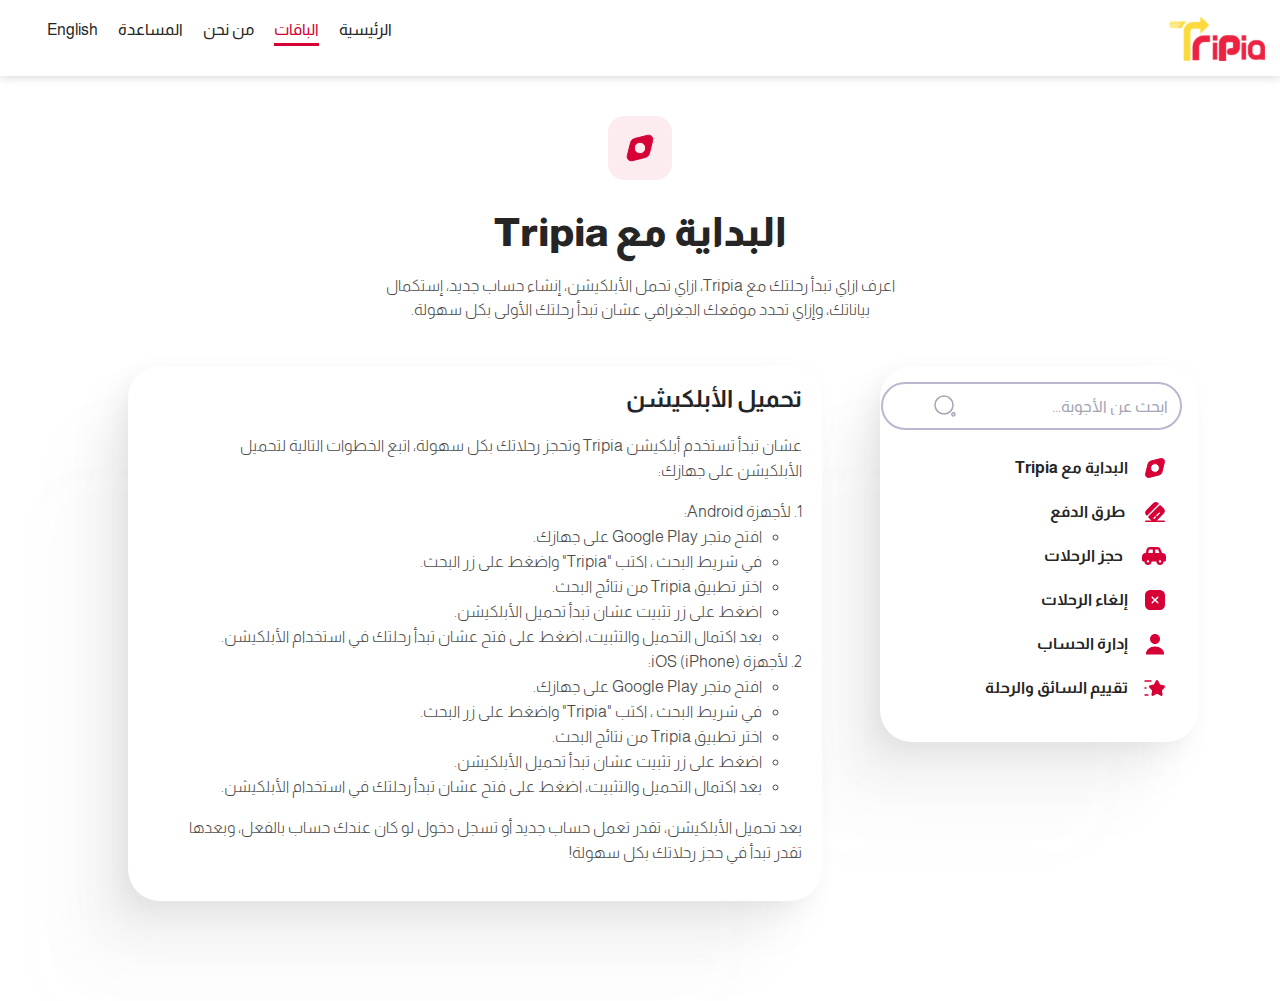
<file: info-page.html>
<!DOCTYPE html>
<html lang="en">

<head>
  <meta charset="UTF-8">
  <meta name="viewport" content="width=device-width, initial-scale=1.0">
  <title>Tripia</title>
  <link rel="stylesheet" href="/css/main.css">
  <link rel="stylesheet" href="/css/all.min.css">
  <link href="https://cdn.jsdelivr.net/npm/bootstrap@5.3.3/dist/css/bootstrap.min.css" rel="stylesheet"
    integrity="sha384-QWTKZyjpPEjISv5WaRU9OFeRpok6YctnYmDr5pNlyT2bRjXh0JMhjY6hW+ALEwIH" crossorigin="anonymous">
  <link rel="preconnect" href="https://fonts.googleapis.com">
  <link rel="preconnect" href="https://fonts.gstatic.com" crossorigin>
  <link href="https://fonts.googleapis.com/css2?family=Almarai:wght@300;400;700;800&display=swap" rel="stylesheet">
  <script src="https://code.jquery.com/jquery-3.6.0.min.js"></script>
  <link rel="stylesheet" href="/css/stylesheet.css">
  <link href="/css/main.css" rel="stylesheet" type="text/css" />
</head>

<body>

  <header>
    <nav>
        <ul class="nav-links">
            <li><a href="#" class="nav-item " id="english">English</a></li>
            <li><a href="help.html" class="nav-item" id="help">المساعدة</a></li>
            <li><a href="about-us.html" class="nav-item" id="about">من نحن</a></li>
            <li><a href="packages.html" class="nav-item active" id="home">الباقات</a></li>
            <li><a href="index.html" class="nav-item" id="help"> الرئيسية </a></li>
        </ul>
        <img src="/imgs/logo.svg" alt="Logo" class="logo">
    </nav>
</header>


  <div class="container">
    <div class="row main-content">
      <!-- Main Section -->
      <section class="main-sec col-lg-12 mb-4 ">
        <div class="content-box">
          <img src="/imgs/help/help3.svg" alt="">
          <h2 id="main-title">البداية مع Tripia</h2>
          <p id="main-content">
            اعرف ازاي تبدأ رحلتك مع Tripia، ازاي تحمل الأبلكيشن، إنشاء حساب جديد، إستكمال بياناتك، وإزاي تحدد موقعك الجغرافي عشان تبدأ رحلتك الأولى بكل سهولة.          </p>
        </div>
      </section>


      <!-- Sidebar -->
      <aside class="col-lg-4 mb-4">
        <div class="content-box p-3">
            <div class="search">
              <span></span>
              <input type="text" class="form-control mb-3" placeholder="ابحث عن الأجوبة...">
            </div>
            <ul class="list-unstyled">
                <li id="test1  ">
                    <a href="#downloadSubmenu1" data-bs-toggle="collapse"><img src="/imgs/help/3.svg" alt="">البداية مع Tripia</a>
                    <ul class="collapse list-unstyled pe-5" id="downloadSubmenu1">
                        <li><a href="#" class="child" onclick="changeContent('intro')"> تحميل الأبلكيشن </a></li>
                        <li><a href="#" class="child" onclick="changeContent('ios')">إنشاء حساب</a></li>
                        <li><a href="#" class="child" onclick="changeContent('android')">إستكمال البيانات</a></li>
                        <li><a href="#" class="child" onclick="changeContent('ios')">أول رحلة</a></li>
                    </ul>
                </li>
                <li id="test1  ">
                    <a href="#downloadSubmenu2" data-bs-toggle="collapse"><img src="/imgs/help/1.svg" alt=""> طرق الدفع </a>
                    <ul class="collapse list-unstyled pe-5" id="downloadSubmenu2">
                        <li><a href="#" class="child" onclick="changeContent('android')">أندرويد</a></li>
                        <li><a href="#" class="child" onclick="changeContent('ios')">iOS</a></li>
                    </ul>
                </li>
                <li id="test1  ">
                    <a href="#downloadSubmenu3" data-bs-toggle="collapse"><img src="/imgs/help/2.svg" alt=""> حجز الرحلات  </a>
                    <ul class="collapse list-unstyled pe-5" id="downloadSubmenu3">
                        <li><a href="#" class="child" onclick="changeContent('intro')"> تحميل الأبلكيشن </a></li>
                        <li><a href="#" class="child" onclick="changeContent('ios')">إنشاء حساب</a></li>
                        <li><a href="#" class="child" onclick="changeContent('android')">إستكمال البيانات</a></li>
                        <li><a href="#" class="child" onclick="changeContent('ios')">أول رحلة</a></li>
                    </ul>
                </li>
                <li id="test1  ">
                    <a href="#downloadSubmenu4" data-bs-toggle="collapse"><img src="/imgs/help/6.svg" alt="">إلغاء الرحلات</a>
                    <ul class="collapse list-unstyled pe-5" id="downloadSubmenu4">
                        <li><a href="#" class="child" onclick="changeContent('android')">أندرويد</a></li>
                        <li><a href="#" class="child" onclick="changeContent('ios')">iOS</a></li>
                    </ul>
                </li>
                <li id="test1  ">
                    <a href="#downloadSubmenu5" data-bs-toggle="collapse"><img src="/imgs/help/5.svg" alt="">إدارة الحساب</a>
                    <ul class="collapse list-unstyled pe-5" id="downloadSubmenu5">
                        <li><a href="#" class="child" onclick="changeContent('intro')"> تحميل الأبلكيشن </a></li>
                        <li><a href="#" class="child" onclick="changeContent('ios')">إنشاء حساب</a></li>
                        <li><a href="#" class="child" onclick="changeContent('android')">إستكمال البيانات</a></li>
                        <li><a href="#" class="child" onclick="changeContent('ios')">أول رحلة</a></li>
                    </ul>
                </li>
                <li id="test1  ">
                    <a href="#downloadSubmenu6" data-bs-toggle="collapse"><img src="/imgs/help/4.svg" alt="">تقييم السائق والرحلة</a>
                    <ul class="collapse list-unstyled pe-5" id="downloadSubmenu6">
                        <li><a href="#" class="child" onclick="changeContent('android')">أندرويد</a></li>
                        <li><a href="#" class="child" onclick="changeContent('ios')">iOS</a></li>
                    </ul>
                </li>
            </ul>
        </div>
    </aside>
    


      <!-- Article Section -->
      <article class="col-lg-8">
        <div class="content-box">
          <h3 id="article-title">تحميل الأبلكيشن</h3>
          <p id="article-content" style=" margin-top: 20px; ">
            عشان تبدأ تستخدم أبلكيشن Tripia وتحجز رحلاتك بكل سهولة، اتبع الخطوات التالية لتحميل الأبلكيشن على جهازك:
          </p>
          <ul id="article-list">
            <ul class="info" ><p> 1. لأجهزة Android:  </p>
              <li>افتح متجر Google Play على جهازك.</li>
              <li>في شريط البحث ، اكتب "Tripia" واضغط على زر البحث.</li>
              <li>اختر تطبيق Tripia من نتائج البحث.</li>
              <li>اضغط على زر تثبيت عشان تبدأ تحميل الأبلكيشن.</li>
              <li>بعد اكتمال التحميل والتثبيت، اضغط على فتح عشان تبدأ رحلتك في استخدام الأبلكيشن.</li>
            </ul>
            <ul class="info" > <p> 2. لأجهزة iOS (iPhone):</p>
              <li>افتح متجر Google Play على جهازك.</li>
              <li>في شريط البحث ، اكتب "Tripia" واضغط على زر البحث.</li>
              <li>اختر تطبيق Tripia من نتائج البحث.</li>
              <li>اضغط على زر تثبيت عشان تبدأ تحميل الأبلكيشن.</li>
              <li>بعد اكتمال التحميل والتثبيت، اضغط على فتح عشان تبدأ رحلتك في استخدام الأبلكيشن.</li>
            </ul>
          </ul>
          <p>بعد تحميل الأبلكيشن، تقدر تعمل حساب جديد أو تسجل دخول لو كان عندك حساب بالفعل، وبعدها تقدر تبدأ في حجز رحلاتك بكل سهولة!</p>
        </div>
      </article>
    </div>
  </div>

  <script src="/script/all.min.js"></script>
  <script src="/script/script.js"></script>
  <script src="https://cdn.jsdelivr.net/npm/bootstrap@5.3.3/dist/js/bootstrap.bundle.min.js"
    integrity="sha384-YvpcrYf0tY3lHB60NNkmXc5s9fDVZLESaAA55NDzOxhy9GkcIdslK1eN7N6jIeHz"
    crossorigin="anonymous"></script>
  <script src="https://code.jquery.com/jquery-3.7.1.min.js"
    integrity="sha256-/JqT3SQfawRcv/BIHPThkBvs0OEvtFFmqPF/lYI/Cxo=" crossorigin="anonymous"></script>
</body>

</html>
</file>
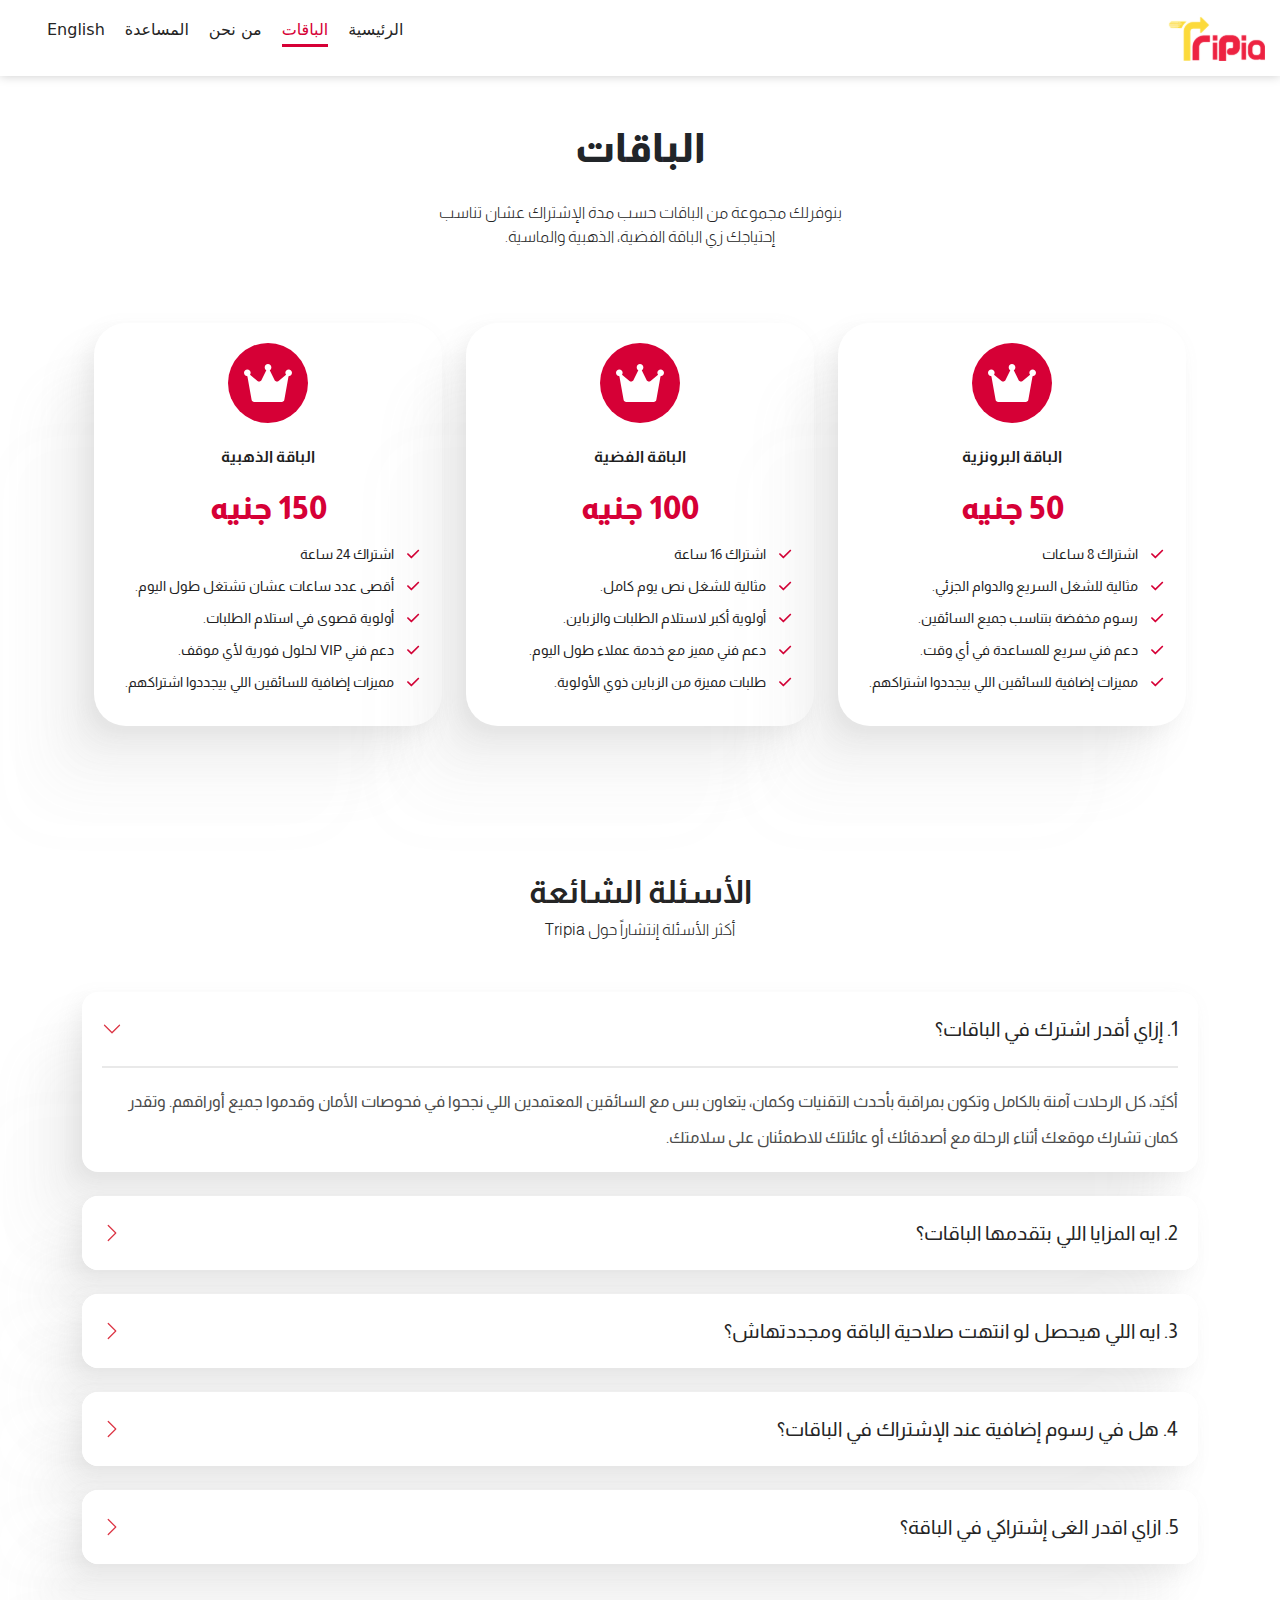
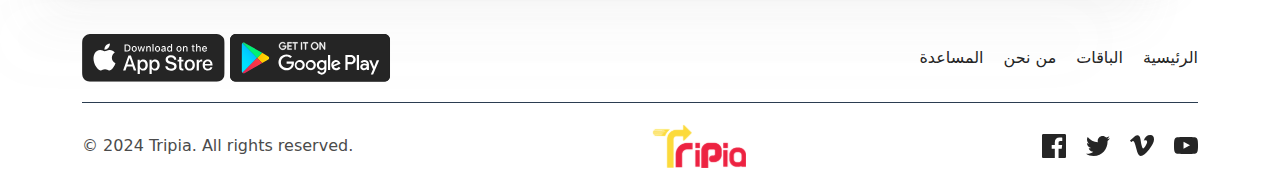
<file: packages.html>
<!DOCTYPE html>
<html lang="en">

<head>
    <meta charset="UTF-8">
    <meta name="viewport" content="width=device-width, initial-scale=1.0">
    <title>Tripia-packages</title>
    <link rel="stylesheet" href="/css/main.css">
    <link rel="stylesheet" href="/css/all.min.css">
    <link rel="stylesheet" href="/css/bootstrap.min.css">
    <link rel="preconnect" href="https://fonts.googleapis.com">
    <link rel="preconnect" href="https://fonts.gstatic.com" crossorigin>
    <link href="https://fonts.googleapis.com/css2?family=Almarai:wght@300;400;700;800&display=swap" rel="stylesheet">
</head>

<body>
    <header>
        <nav>
            <ul class="nav-links">
                <li><a href="#" class="nav-item " id="english">English</a></li>
                <li><a href="help.html" class="nav-item" id="help">المساعدة</a></li>
                <li><a href="about-us.html" class="nav-item" id="about">من نحن</a></li>
                <li><a href="packages.html" class="nav-item active" id="home">الباقات</a></li>
                <li><a href="index.html" class="nav-item" id="help"> الرئيسية </a></li>
            </ul>
            <img src="/imgs/logo.svg" alt="Logo" class="logo">
        </nav>
    </header>



    <!-- First section for packages -->
    <section class="packages">
        <div class="container">
            <div class="row justify-content-center">
                <div>
                    <div class="section-title text-center">
                        <h2> الباقات </h2>
                        <p>بنوفرلك مجموعة من الباقات حسب مدة الإشتراك عشان تناسب إحتياجك زي الباقة الفضية، الذهبية
                            والماسية.
                        </p>
                    </div>
                </div>
            </div>
        </div>
    </section>
    <!-- First section for packages -->

    <!-- packages section-->
    <section class="packages-2">
        <div class="container">
            <div class="packages-holder">
                <div class="row row-cols-1 row-cols-md-3 g-4">
                    <div class="col-md-6 col-lg-4 mb-sm-5 mb-4">
                        <div class="card h-100">
                            <div class="tag"></div>
                            <div class="card-body">
                                <h5 class="card-title"> الباقة الذهبية </h5>
                                <h3 class="card-title">150 جنيه</h3>
                                <p class="card-text"><i class="fa-solid fa-check"></i> اشتراك 24 ساعة </p>
                                <p class="card-text"><i class="fa-solid fa-check"></i> أقصى عدد ساعات عشان تشتغل طول
                                    اليوم. </p>
                                <p class="card-text"><i class="fa-solid fa-check"></i> أولوية قصوى في استلام الطلبات.
                                </p>
                                <p class="card-text"><i class="fa-solid fa-check"></i> دعم فني VIP لحلول فورية لأي موقف.
                                </p>
                                <p class="card-text"><i class="fa-solid fa-check"></i> مميزات إضافية للسائقين اللي
                                    بيجددوا اشتراكهم. </p>
                            </div>
                        </div>
                    </div>
                    <div class="col-md-6 col-lg-4 mb-sm-5 mb-4">
                        <div class="card h-100">
                            <div class="tag"></div>
                            <div class="card-body">
                                <h5 class="card-title">الباقة الفضية</h5>
                                <h3 class="card-title">100 جنيه</h3>
                                <p class="card-text"><i class="fa-solid fa-check"></i> اشتراك 16 ساعة </p>
                                <p class="card-text"><i class="fa-solid fa-check"></i> مثالية للشغل نص يوم كامل. </p>
                                <p class="card-text"><i class="fa-solid fa-check"></i> أولوية أكبر لاستلام الطلبات
                                    والزباين. </p>
                                <p class="card-text"><i class="fa-solid fa-check"></i> دعم فني مميز مع خدمة عملاء طول
                                    اليوم. </p>
                                <p class="card-text"><i class="fa-solid fa-check"></i> طلبات مميزة من الزباين ذوي
                                    الأولوية. </p>
                            </div>
                        </div>
                    </div>
                    <div class="col-md-6 col-lg-4 mb-sm-5 mb-4">
                        <div class="card h-100">
                            <div class="tag"></div>
                            <div class="card-body">
                                <h5 class="card-title"> الباقة البرونزية </h5>
                                <h3 class="card-title">50 جنيه</h3>
                                <p class="card-text"><i class="fa-solid fa-check"></i> اشتراك 8 ساعات </p>
                                <p class="card-text"><i class="fa-solid fa-check"></i> مثالية للشغل السريع والدوام
                                    الجزئي. </p>
                                <p class="card-text"><i class="fa-solid fa-check"></i> رسوم مخفضة بتناسب جميع السائقين.
                                </p>
                                <p class="card-text"><i class="fa-solid fa-check"></i> دعم فني سريع للمساعدة في أي وقت.
                                </p>
                                <p class="card-text"><i class="fa-solid fa-check"></i> مميزات إضافية للسائقين اللي
                                    بيجددوا اشتراكهم. </p>
                            </div>
                        </div>
                    </div>
                </div>
            </div>
        </div>
    </section>


    <!-- packages section-->

    <!-- start questions sec  -->
    <section class="questions-sec">
        <div class="container">
            <div>
                <h2 class="text-center">الأسئلة الشائعة</h2>
                <p class="text-center"> أكثر الأسئلة إنتشاراً حول Tripia </p>
            </div>
            <div class="accordion" id="faqAccordion">

                <div class="accordion-item">
                    <h2 class="accordion-header" id="headingOne">
                        <button class="accordion-button" type="button" data-bs-toggle="collapse"
                            data-bs-target="#collapseOne" aria-expanded="true" aria-controls="collapseOne">
                            1. إزاي أقدر اشترك في الباقات؟
                        </button>
                    </h2>
                    <div id="collapseOne" class="accordion-collapse collapse show" aria-labelledby="headingOne"
                        data-bs-parent="#faqAccordion">
                        <p class="accordion-body">
                            أكيًد، كل الرحلات آمنة بالكامل وتكون بمراقبة بأحدث التقنيات وكمان، يتعاون بس مع السائقين
                            المعتمدين اللي نجحوا في فحوصات الأمان وقدموا جميع أوراقهم. وتقدر كمان تشارك موقعك أثناء
                            الرحلة مع أصدقائك أو عائلتك للاطمئنان على سلامتك.
                        </p>
                    </div>
                </div>

                <div class="accordion-item">
                    <h2 class="accordion-header" id="headingTwo">
                        <button class="accordion-button collapsed" type="button" data-bs-toggle="collapse"
                            data-bs-target="#collapseTwo" aria-expanded="false" aria-controls="collapseTwo">
                            2. ايه المزايا اللي بتقدمها الباقات؟
                        </button>
                    </h2>
                    <div id="collapseTwo" class="accordion-collapse collapse" aria-labelledby="headingTwo"
                        data-bs-parent="#faqAccordion">
                        <p class="accordion-body">
                            نعم، بياناتك الشخصية مشفرة بشكل كامل لضمان الخصوصية والأمان.
                        </p>
                    </div>
                </div>

                <div class="accordion-item">
                    <h2 class="accordion-header" id="headingTwo">
                        <button class="accordion-button collapsed" type="button" data-bs-toggle="collapse"
                            data-bs-target="#collapseThree" aria-expanded="false" aria-controls="collapseThree">
                            3. ايه اللي هيحصل لو انتهت صلاحية الباقة ومجددتهاش؟
                        </button>
                    </h2>
                    <div id="collapseThree" class="accordion-collapse collapse" aria-labelledby="headingTwo"
                        data-bs-parent="#faqAccordion">
                        <p class="accordion-body">
                            يمكنك جدولة الرحلة مسبقاً بكل سهولة عن طريق تطبيق Tripia. كل ما عليك فعله هو اختيار الوقت
                            والتاريخ
                            المناسبين لك عند حجز الرحلة، وسيكون السائق بانتظارك في الموعد المحدد.
                        </p>
                    </div>
                </div>

                <div class="accordion-item">
                    <h2 class="accordion-header" id="headingTwo">
                        <button class="accordion-button collapsed" type="button" data-bs-toggle="collapse"
                            data-bs-target="#collapseFour" aria-expanded="false" aria-controls="collapseFour">
                            4. هل في رسوم إضافية عند الإشتراك في الباقات؟
                        </button>
                    </h2>
                    <div id="collapseFour" class="accordion-collapse collapse" aria-labelledby="headingTwo"
                        data-bs-parent="#faqAccordion">
                        <p class="accordion-body">
                            نوفر لك العديد من طرق الدفع لراحة العملاء. يمكنك الدفع باستخدام البطاقات الائتمانية أو الدفع
                            النقدي عند
                            الانتهاء من الرحلة. ونعمل حالياً على إضافة طرق دفع إلكترونية أخرى مثل المحفظة الإلكترونية.
                        </p>
                    </div>
                </div>

                <div class="accordion-item">
                    <h2 class="accordion-header" id="headingTwo">
                        <button class="accordion-button collapsed" type="button" data-bs-toggle="collapse"
                            data-bs-target="#collapseFive" aria-expanded="false" aria-controls="collapseFive">
                            5. ازاي اقدر الغى إشتراكي في الباقة؟
                        </button>
                    </h2>
                    <div id="collapseFive" class="accordion-collapse collapse" aria-labelledby="headingTwo"
                        data-bs-parent="#faqAccordion">
                        <p class="accordion-body">
                            يمكنك التواصل مع خدمة العملاء في أي وقت من خلال التطبيق. يوجد لدينا فريق دعم متاح على مدار
                            الساعة لحل جميع
                            استفساراتك ومساعدتك في كل ما تحتاج إليه.
                        </p>
                    </div>
                </div>

            </div>
        </div>
    </section>
    <!-- end questions sec  -->


    <footer>
        <div class="container">
          <div class="footer1">
            <div class="apps">
              <img src="/imgs/store1.svg" alt="">
              <img src="/imgs/store2.svg" alt="">
            </div>
            <div class="pages">
              <ul class="nav-links">
                  <li><a href="help.html" class="nav-item" id="help">المساعدة</a></li>
                  <li><a href="about-us.html" class="nav-item" id="about">من نحن</a></li>
                  <li><a href="packages.html" class="nav-item " id="home">الباقات</a></li>
                  <li><a href="index.html" class="nav-item" id="home"> الرئيسية </a></li>
              </ul>
            </div>
          </div>
          <div class="footer2">
            <p>© 2024 Tripia. All rights reserved.</p>
            <img src="/imgs/logo.svg" alt="Logo" class="logo">
            <ul class="nav-links">
              <li><a href="index.html" class="nav-item "> <img src="/imgs/icon1.svg" alt="icon"> </a></li>
              <li><a href="help.html" class="nav-item" id="help"><img src="/imgs/icon2.svg" alt="icon"></a></li>
              <li><a href="about-us.html" class="nav-item" id="about"><img src="/imgs/icon3.svg" alt="icon"></a>
              </li>
              <li><a href="packages.html" class="nav-item " id="home"><img src="/imgs/icon4.svg" alt="icon"></a>
              </li>
            </ul>
          </div>
        </div>
      </footer>
    


    <script src="/script/all.min.js"></script>
    <script src="/script/bootstrap.bundle.min.js"></script>
</body>

</html>
</file>
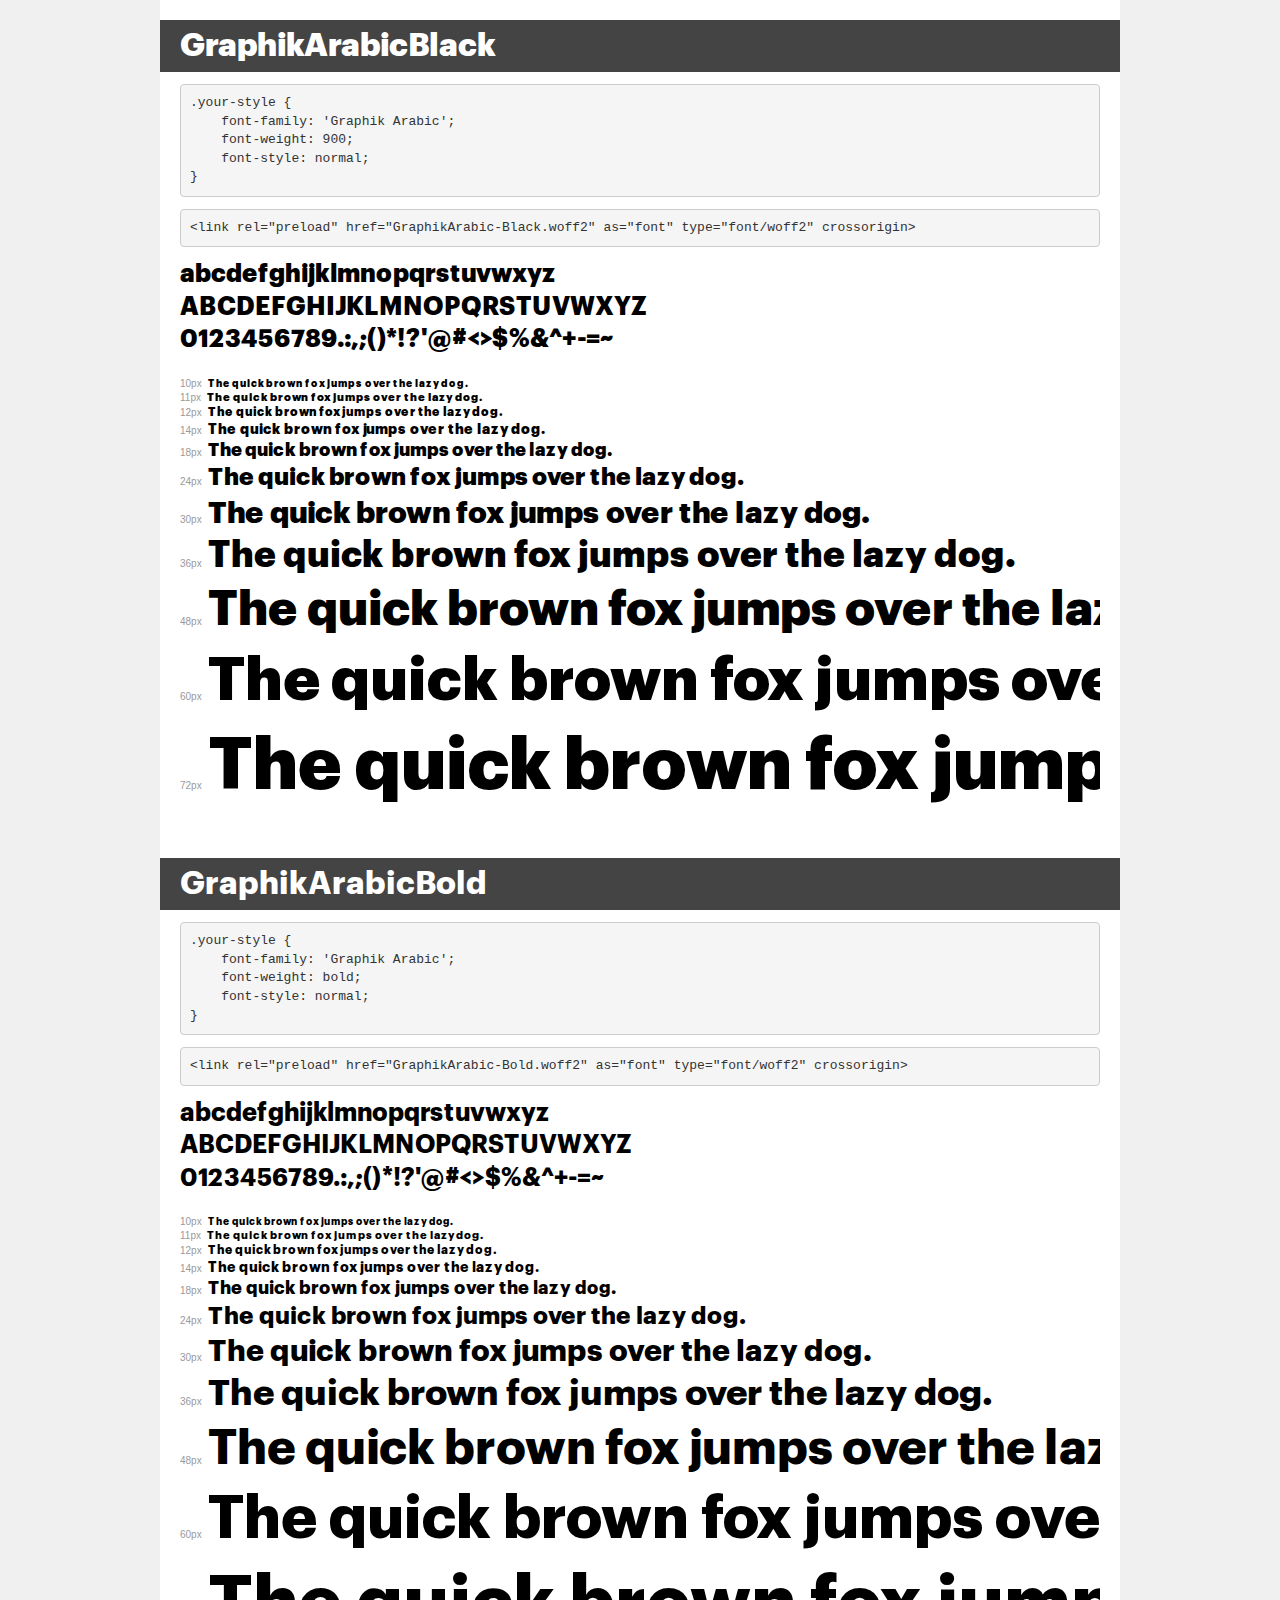
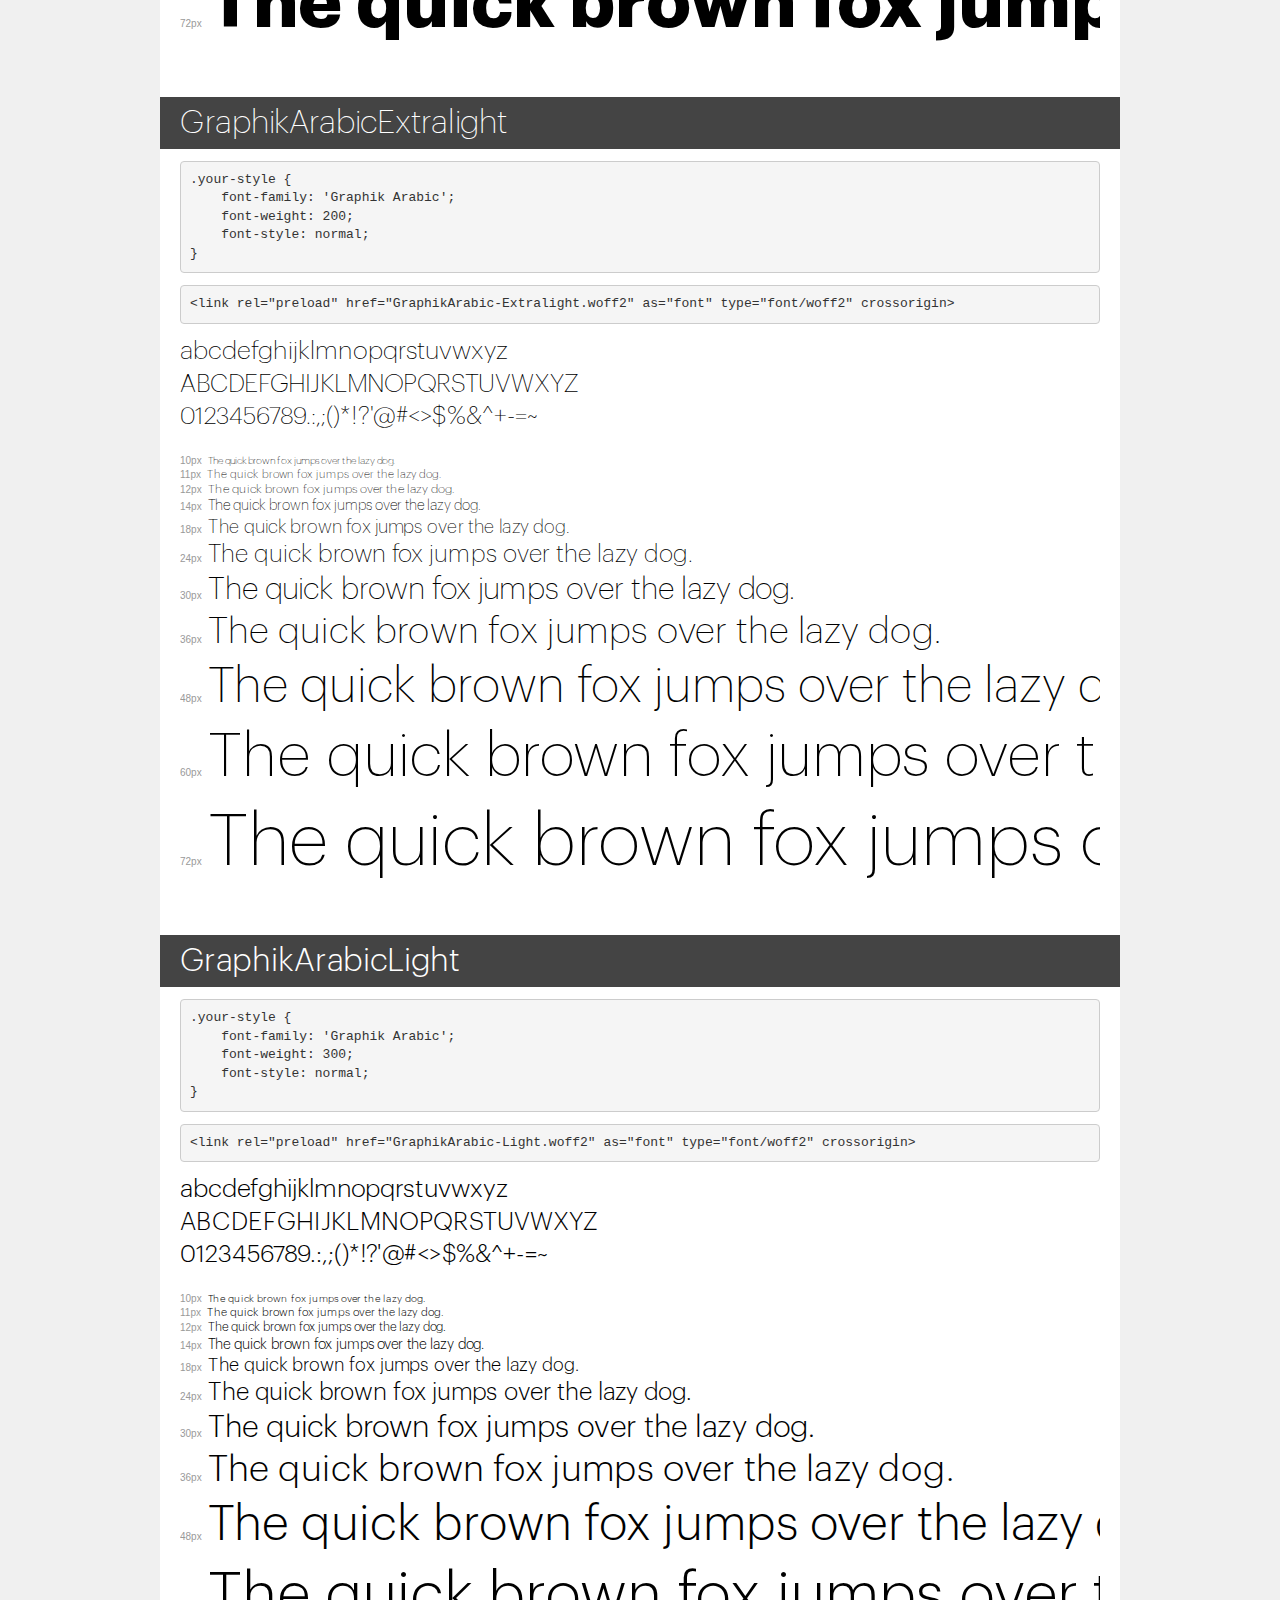
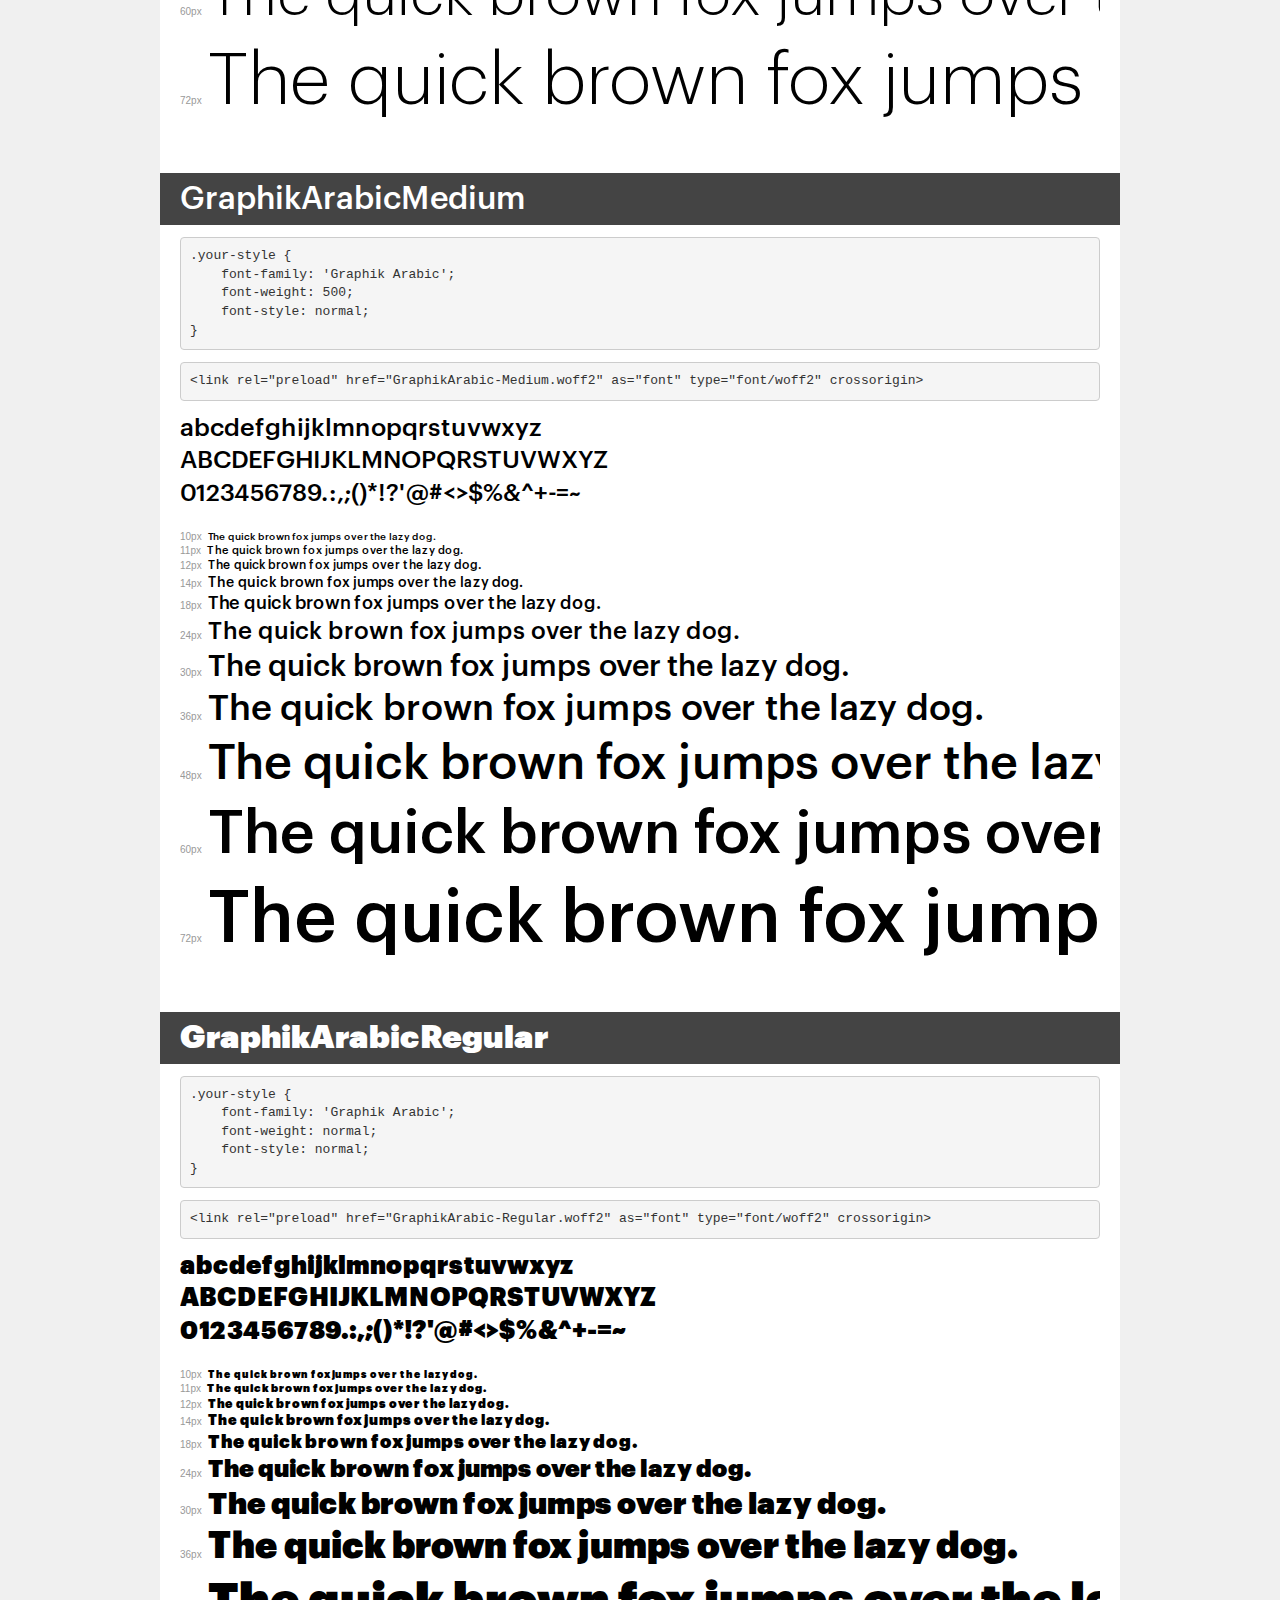
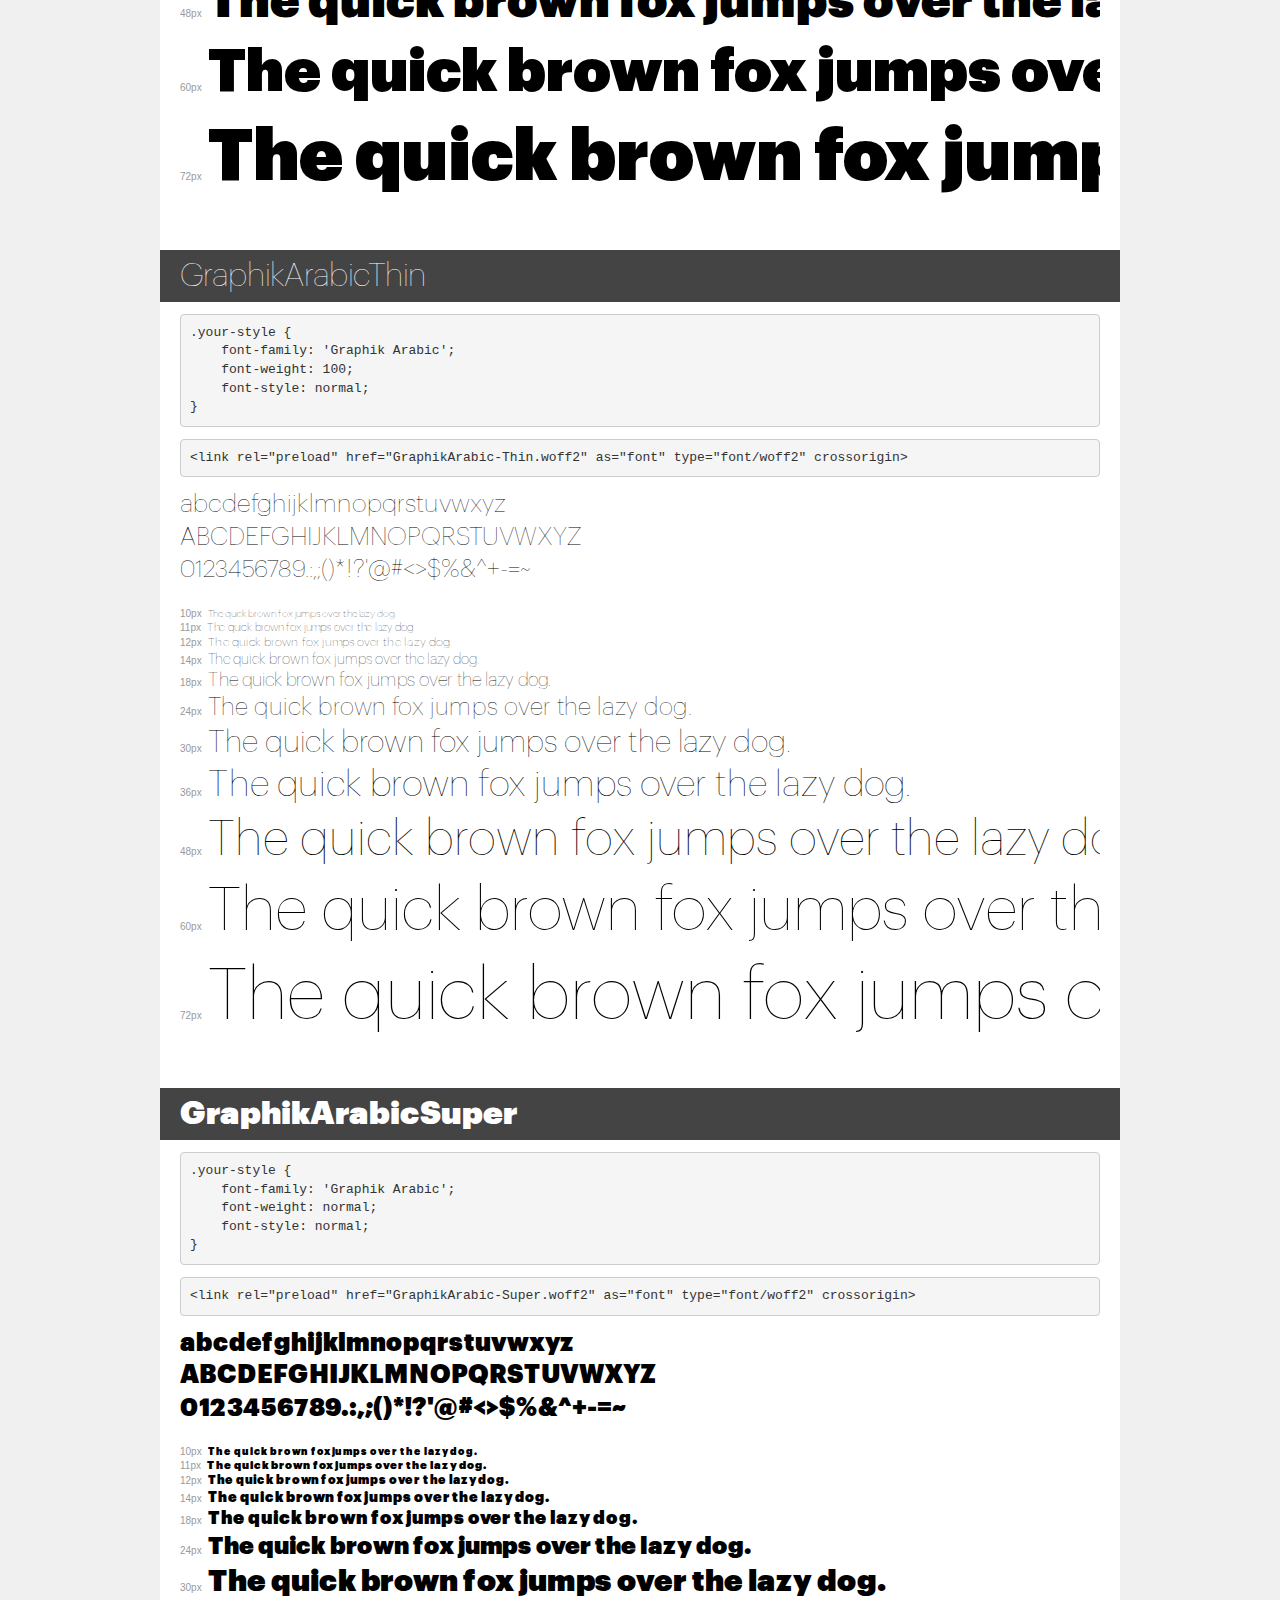
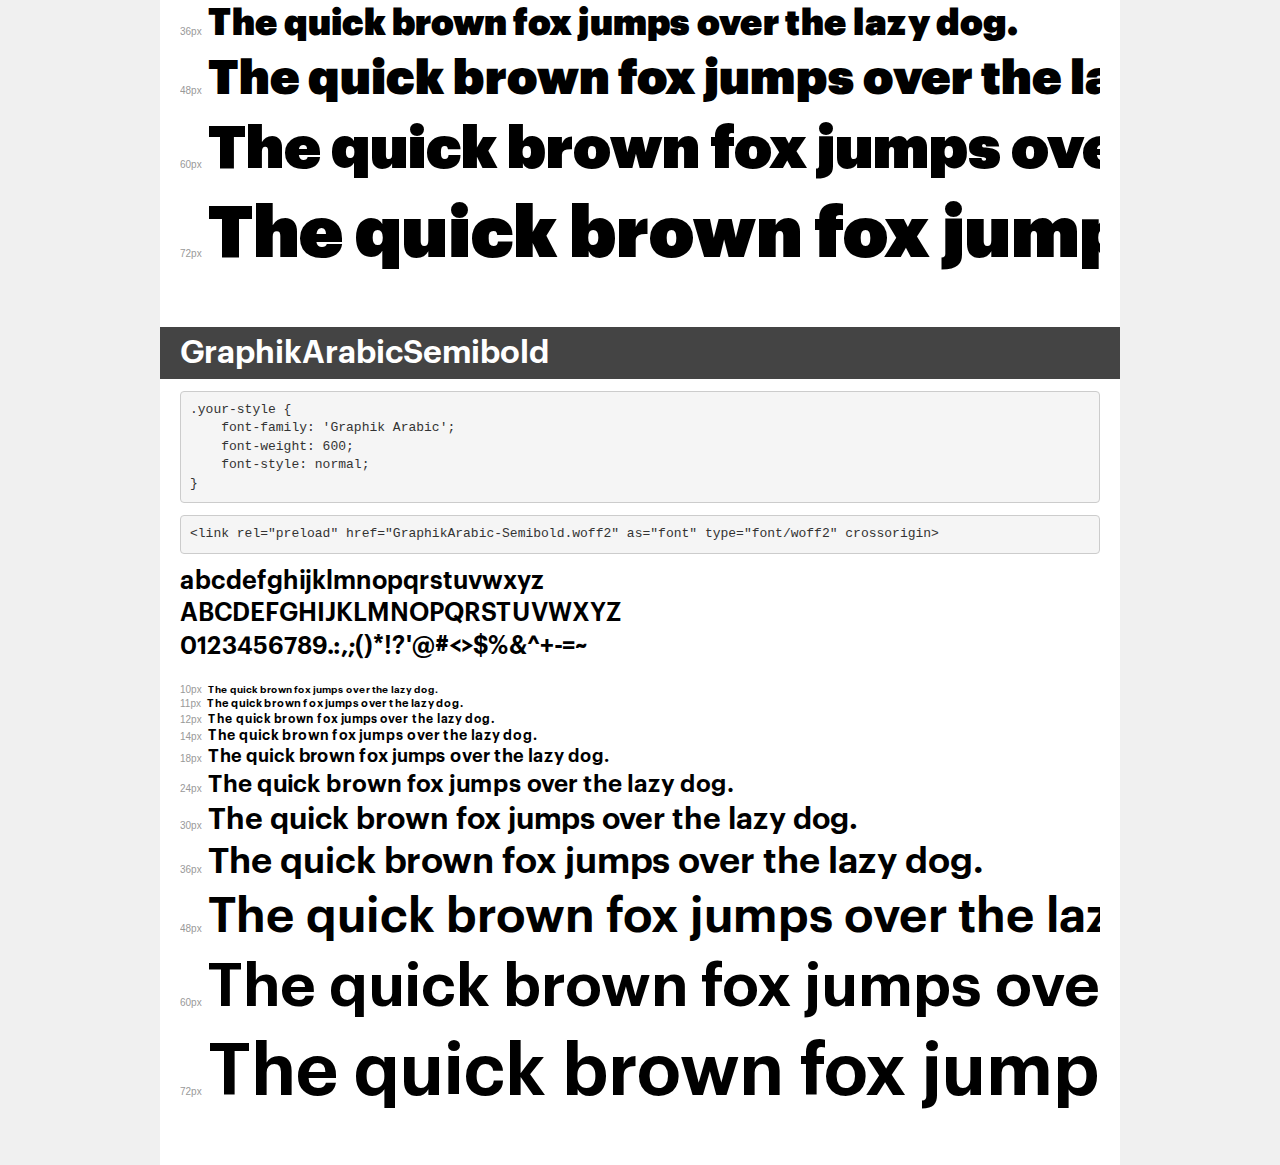
<file: fonts/demo.html>
<!DOCTYPE html>
<html lang="en">
<head>
    <meta charset="utf-8">
    <meta http-equiv="X-UA-Compatible" content="IE=edge">
    <meta name="viewport" content="width=device-width, initial-scale=1">
    <meta name="robots" content="noindex, noarchive">
    <meta name="format-detection" content="telephone=no">
    <title>Transfonter demo</title>
    <link href="stylesheet.css" rel="stylesheet">
    <style>
        /*
        http://meyerweb.com/eric/tools/css/reset/
        v2.0 | 20110126
        License: none (public domain)
        */
        html, body, div, span, applet, object, iframe,
        h1, h2, h3, h4, h5, h6, p, blockquote, pre,
        a, abbr, acronym, address, big, cite, code,
        del, dfn, em, img, ins, kbd, q, s, samp,
        small, strike, strong, sub, sup, tt, var,
        b, u, i, center,
        dl, dt, dd, ol, ul, li,
        fieldset, form, label, legend,
        table, caption, tbody, tfoot, thead, tr, th, td,
        article, aside, canvas, details, embed,
        figure, figcaption, footer, header, hgroup,
        menu, nav, output, ruby, section, summary,
        time, mark, audio, video {
            margin: 0;
            padding: 0;
            border: 0;
            font-size: 100%;
            font: inherit;
            vertical-align: baseline;
        }
        /* HTML5 display-role reset for older browsers */
        article, aside, details, figcaption, figure,
        footer, header, hgroup, menu, nav, section {
            display: block;
        }
        body {
            line-height: 1;
        }
        ol, ul {
            list-style: none;
        }
        blockquote, q {
            quotes: none;
        }
        blockquote:before, blockquote:after,
        q:before, q:after {
            content: '';
            content: none;
        }
        table {
            border-collapse: collapse;
            border-spacing: 0;
        }
        /* demo styles */
        body {
            background: #f0f0f0;
            color: #000;
        }
        .page {
            background: #fff;
            width: 920px;
            margin: 0 auto;
            padding: 20px 20px 0 20px;
            overflow: hidden;
        }
        .font-container {
            overflow-x: auto;
            overflow-y: hidden;
            margin-bottom: 40px;
            line-height: 1.3;
            white-space: nowrap;
            padding-bottom: 5px;
        }
        h1 {
            position: relative;
            background: #444;
            font-size: 32px;
            color: #fff;
            padding: 10px 20px;
            margin: 0 -20px 12px -20px;
        }
        .letters {
            font-size: 25px;
            margin-bottom: 20px;
        }
        .s10:before {
            content: '10px';
        }
        .s11:before {
            content: '11px';
        }
        .s12:before {
            content: '12px';
        }
        .s14:before {
            content: '14px';
        }
        .s18:before {
            content: '18px';
        }
        .s24:before {
            content: '24px';
        }
        .s30:before {
            content: '30px';
        }
        .s36:before {
            content: '36px';
        }
        .s48:before {
            content: '48px';
        }
        .s60:before {
            content: '60px';
        }
        .s72:before {
            content: '72px';
        }
        .s10:before, .s11:before, .s12:before, .s14:before,
        .s18:before, .s24:before, .s30:before, .s36:before,
        .s48:before, .s60:before, .s72:before {
            font-family: Arial, sans-serif;
            font-size: 10px;
            font-weight: normal;
            font-style: normal;
            color: #999;
            padding-right: 6px;
        }
        pre {
            display: block;
            padding: 9px;
            margin: 0 0 12px;
            font-family: Monaco, Menlo, Consolas, "Courier New", monospace;
            font-size: 13px;
            line-height: 1.428571429;
            color: #333;
            font-weight: normal;
            font-style: normal;
            background-color: #f5f5f5;
            border: 1px solid #ccc;
            overflow-x: auto;
            border-radius: 4px;
        }
        /* responsive */
        @media (max-width: 959px) {
            .page {
                width: auto;
                margin: 0;
            }
        }
    </style>
</head>
<body>
<div class="page">
    <div class="demo">
        <h1 style="font-family: 'Graphik Arabic'; font-weight: 900; font-style: normal;">GraphikArabicBlack</h1>
        <pre title="Usage">.your-style {
    font-family: 'Graphik Arabic';
    font-weight: 900;
    font-style: normal;
}</pre>
        <pre title="Preload (optional)">
&lt;link rel=&quot;preload&quot; href=&quot;GraphikArabic-Black.woff2&quot; as=&quot;font&quot; type=&quot;font/woff2&quot; crossorigin&gt;</pre>
        <div class="font-container" style="font-family: 'Graphik Arabic'; font-weight: 900; font-style: normal;">
            <p class="letters">
                abcdefghijklmnopqrstuvwxyz<br>
ABCDEFGHIJKLMNOPQRSTUVWXYZ<br>
                0123456789.:,;()*!?'@#&lt;&gt;$%&^+-=~
            </p>
            <p class="s10" style="font-size: 10px;">The quick brown fox jumps over the lazy dog.</p>
            <p class="s11" style="font-size: 11px;">The quick brown fox jumps over the lazy dog.</p>
            <p class="s12" style="font-size: 12px;">The quick brown fox jumps over the lazy dog.</p>
            <p class="s14" style="font-size: 14px;">The quick brown fox jumps over the lazy dog.</p>
            <p class="s18" style="font-size: 18px;">The quick brown fox jumps over the lazy dog.</p>
            <p class="s24" style="font-size: 24px;">The quick brown fox jumps over the lazy dog.</p>
            <p class="s30" style="font-size: 30px;">The quick brown fox jumps over the lazy dog.</p>
            <p class="s36" style="font-size: 36px;">The quick brown fox jumps over the lazy dog.</p>
            <p class="s48" style="font-size: 48px;">The quick brown fox jumps over the lazy dog.</p>
            <p class="s60" style="font-size: 60px;">The quick brown fox jumps over the lazy dog.</p>
            <p class="s72" style="font-size: 72px;">The quick brown fox jumps over the lazy dog.</p>
        </div>
    </div>

    <div class="demo">
        <h1 style="font-family: 'Graphik Arabic'; font-weight: bold; font-style: normal;">GraphikArabicBold</h1>
        <pre title="Usage">.your-style {
    font-family: 'Graphik Arabic';
    font-weight: bold;
    font-style: normal;
}</pre>
        <pre title="Preload (optional)">
&lt;link rel=&quot;preload&quot; href=&quot;GraphikArabic-Bold.woff2&quot; as=&quot;font&quot; type=&quot;font/woff2&quot; crossorigin&gt;</pre>
        <div class="font-container" style="font-family: 'Graphik Arabic'; font-weight: bold; font-style: normal;">
            <p class="letters">
                abcdefghijklmnopqrstuvwxyz<br>
ABCDEFGHIJKLMNOPQRSTUVWXYZ<br>
                0123456789.:,;()*!?'@#&lt;&gt;$%&^+-=~
            </p>
            <p class="s10" style="font-size: 10px;">The quick brown fox jumps over the lazy dog.</p>
            <p class="s11" style="font-size: 11px;">The quick brown fox jumps over the lazy dog.</p>
            <p class="s12" style="font-size: 12px;">The quick brown fox jumps over the lazy dog.</p>
            <p class="s14" style="font-size: 14px;">The quick brown fox jumps over the lazy dog.</p>
            <p class="s18" style="font-size: 18px;">The quick brown fox jumps over the lazy dog.</p>
            <p class="s24" style="font-size: 24px;">The quick brown fox jumps over the lazy dog.</p>
            <p class="s30" style="font-size: 30px;">The quick brown fox jumps over the lazy dog.</p>
            <p class="s36" style="font-size: 36px;">The quick brown fox jumps over the lazy dog.</p>
            <p class="s48" style="font-size: 48px;">The quick brown fox jumps over the lazy dog.</p>
            <p class="s60" style="font-size: 60px;">The quick brown fox jumps over the lazy dog.</p>
            <p class="s72" style="font-size: 72px;">The quick brown fox jumps over the lazy dog.</p>
        </div>
    </div>

    <div class="demo">
        <h1 style="font-family: 'Graphik Arabic'; font-weight: 200; font-style: normal;">GraphikArabicExtralight</h1>
        <pre title="Usage">.your-style {
    font-family: 'Graphik Arabic';
    font-weight: 200;
    font-style: normal;
}</pre>
        <pre title="Preload (optional)">
&lt;link rel=&quot;preload&quot; href=&quot;GraphikArabic-Extralight.woff2&quot; as=&quot;font&quot; type=&quot;font/woff2&quot; crossorigin&gt;</pre>
        <div class="font-container" style="font-family: 'Graphik Arabic'; font-weight: 200; font-style: normal;">
            <p class="letters">
                abcdefghijklmnopqrstuvwxyz<br>
ABCDEFGHIJKLMNOPQRSTUVWXYZ<br>
                0123456789.:,;()*!?'@#&lt;&gt;$%&^+-=~
            </p>
            <p class="s10" style="font-size: 10px;">The quick brown fox jumps over the lazy dog.</p>
            <p class="s11" style="font-size: 11px;">The quick brown fox jumps over the lazy dog.</p>
            <p class="s12" style="font-size: 12px;">The quick brown fox jumps over the lazy dog.</p>
            <p class="s14" style="font-size: 14px;">The quick brown fox jumps over the lazy dog.</p>
            <p class="s18" style="font-size: 18px;">The quick brown fox jumps over the lazy dog.</p>
            <p class="s24" style="font-size: 24px;">The quick brown fox jumps over the lazy dog.</p>
            <p class="s30" style="font-size: 30px;">The quick brown fox jumps over the lazy dog.</p>
            <p class="s36" style="font-size: 36px;">The quick brown fox jumps over the lazy dog.</p>
            <p class="s48" style="font-size: 48px;">The quick brown fox jumps over the lazy dog.</p>
            <p class="s60" style="font-size: 60px;">The quick brown fox jumps over the lazy dog.</p>
            <p class="s72" style="font-size: 72px;">The quick brown fox jumps over the lazy dog.</p>
        </div>
    </div>

    <div class="demo">
        <h1 style="font-family: 'Graphik Arabic'; font-weight: 300; font-style: normal;">GraphikArabicLight</h1>
        <pre title="Usage">.your-style {
    font-family: 'Graphik Arabic';
    font-weight: 300;
    font-style: normal;
}</pre>
        <pre title="Preload (optional)">
&lt;link rel=&quot;preload&quot; href=&quot;GraphikArabic-Light.woff2&quot; as=&quot;font&quot; type=&quot;font/woff2&quot; crossorigin&gt;</pre>
        <div class="font-container" style="font-family: 'Graphik Arabic'; font-weight: 300; font-style: normal;">
            <p class="letters">
                abcdefghijklmnopqrstuvwxyz<br>
ABCDEFGHIJKLMNOPQRSTUVWXYZ<br>
                0123456789.:,;()*!?'@#&lt;&gt;$%&^+-=~
            </p>
            <p class="s10" style="font-size: 10px;">The quick brown fox jumps over the lazy dog.</p>
            <p class="s11" style="font-size: 11px;">The quick brown fox jumps over the lazy dog.</p>
            <p class="s12" style="font-size: 12px;">The quick brown fox jumps over the lazy dog.</p>
            <p class="s14" style="font-size: 14px;">The quick brown fox jumps over the lazy dog.</p>
            <p class="s18" style="font-size: 18px;">The quick brown fox jumps over the lazy dog.</p>
            <p class="s24" style="font-size: 24px;">The quick brown fox jumps over the lazy dog.</p>
            <p class="s30" style="font-size: 30px;">The quick brown fox jumps over the lazy dog.</p>
            <p class="s36" style="font-size: 36px;">The quick brown fox jumps over the lazy dog.</p>
            <p class="s48" style="font-size: 48px;">The quick brown fox jumps over the lazy dog.</p>
            <p class="s60" style="font-size: 60px;">The quick brown fox jumps over the lazy dog.</p>
            <p class="s72" style="font-size: 72px;">The quick brown fox jumps over the lazy dog.</p>
        </div>
    </div>

    <div class="demo">
        <h1 style="font-family: 'Graphik Arabic'; font-weight: 500; font-style: normal;">GraphikArabicMedium</h1>
        <pre title="Usage">.your-style {
    font-family: 'Graphik Arabic';
    font-weight: 500;
    font-style: normal;
}</pre>
        <pre title="Preload (optional)">
&lt;link rel=&quot;preload&quot; href=&quot;GraphikArabic-Medium.woff2&quot; as=&quot;font&quot; type=&quot;font/woff2&quot; crossorigin&gt;</pre>
        <div class="font-container" style="font-family: 'Graphik Arabic'; font-weight: 500; font-style: normal;">
            <p class="letters">
                abcdefghijklmnopqrstuvwxyz<br>
ABCDEFGHIJKLMNOPQRSTUVWXYZ<br>
                0123456789.:,;()*!?'@#&lt;&gt;$%&^+-=~
            </p>
            <p class="s10" style="font-size: 10px;">The quick brown fox jumps over the lazy dog.</p>
            <p class="s11" style="font-size: 11px;">The quick brown fox jumps over the lazy dog.</p>
            <p class="s12" style="font-size: 12px;">The quick brown fox jumps over the lazy dog.</p>
            <p class="s14" style="font-size: 14px;">The quick brown fox jumps over the lazy dog.</p>
            <p class="s18" style="font-size: 18px;">The quick brown fox jumps over the lazy dog.</p>
            <p class="s24" style="font-size: 24px;">The quick brown fox jumps over the lazy dog.</p>
            <p class="s30" style="font-size: 30px;">The quick brown fox jumps over the lazy dog.</p>
            <p class="s36" style="font-size: 36px;">The quick brown fox jumps over the lazy dog.</p>
            <p class="s48" style="font-size: 48px;">The quick brown fox jumps over the lazy dog.</p>
            <p class="s60" style="font-size: 60px;">The quick brown fox jumps over the lazy dog.</p>
            <p class="s72" style="font-size: 72px;">The quick brown fox jumps over the lazy dog.</p>
        </div>
    </div>

    <div class="demo">
        <h1 style="font-family: 'Graphik Arabic'; font-weight: normal; font-style: normal;">GraphikArabicRegular</h1>
        <pre title="Usage">.your-style {
    font-family: 'Graphik Arabic';
    font-weight: normal;
    font-style: normal;
}</pre>
        <pre title="Preload (optional)">
&lt;link rel=&quot;preload&quot; href=&quot;GraphikArabic-Regular.woff2&quot; as=&quot;font&quot; type=&quot;font/woff2&quot; crossorigin&gt;</pre>
        <div class="font-container" style="font-family: 'Graphik Arabic'; font-weight: normal; font-style: normal;">
            <p class="letters">
                abcdefghijklmnopqrstuvwxyz<br>
ABCDEFGHIJKLMNOPQRSTUVWXYZ<br>
                0123456789.:,;()*!?'@#&lt;&gt;$%&^+-=~
            </p>
            <p class="s10" style="font-size: 10px;">The quick brown fox jumps over the lazy dog.</p>
            <p class="s11" style="font-size: 11px;">The quick brown fox jumps over the lazy dog.</p>
            <p class="s12" style="font-size: 12px;">The quick brown fox jumps over the lazy dog.</p>
            <p class="s14" style="font-size: 14px;">The quick brown fox jumps over the lazy dog.</p>
            <p class="s18" style="font-size: 18px;">The quick brown fox jumps over the lazy dog.</p>
            <p class="s24" style="font-size: 24px;">The quick brown fox jumps over the lazy dog.</p>
            <p class="s30" style="font-size: 30px;">The quick brown fox jumps over the lazy dog.</p>
            <p class="s36" style="font-size: 36px;">The quick brown fox jumps over the lazy dog.</p>
            <p class="s48" style="font-size: 48px;">The quick brown fox jumps over the lazy dog.</p>
            <p class="s60" style="font-size: 60px;">The quick brown fox jumps over the lazy dog.</p>
            <p class="s72" style="font-size: 72px;">The quick brown fox jumps over the lazy dog.</p>
        </div>
    </div>

    <div class="demo">
        <h1 style="font-family: 'Graphik Arabic'; font-weight: 100; font-style: normal;">GraphikArabicThin</h1>
        <pre title="Usage">.your-style {
    font-family: 'Graphik Arabic';
    font-weight: 100;
    font-style: normal;
}</pre>
        <pre title="Preload (optional)">
&lt;link rel=&quot;preload&quot; href=&quot;GraphikArabic-Thin.woff2&quot; as=&quot;font&quot; type=&quot;font/woff2&quot; crossorigin&gt;</pre>
        <div class="font-container" style="font-family: 'Graphik Arabic'; font-weight: 100; font-style: normal;">
            <p class="letters">
                abcdefghijklmnopqrstuvwxyz<br>
ABCDEFGHIJKLMNOPQRSTUVWXYZ<br>
                0123456789.:,;()*!?'@#&lt;&gt;$%&^+-=~
            </p>
            <p class="s10" style="font-size: 10px;">The quick brown fox jumps over the lazy dog.</p>
            <p class="s11" style="font-size: 11px;">The quick brown fox jumps over the lazy dog.</p>
            <p class="s12" style="font-size: 12px;">The quick brown fox jumps over the lazy dog.</p>
            <p class="s14" style="font-size: 14px;">The quick brown fox jumps over the lazy dog.</p>
            <p class="s18" style="font-size: 18px;">The quick brown fox jumps over the lazy dog.</p>
            <p class="s24" style="font-size: 24px;">The quick brown fox jumps over the lazy dog.</p>
            <p class="s30" style="font-size: 30px;">The quick brown fox jumps over the lazy dog.</p>
            <p class="s36" style="font-size: 36px;">The quick brown fox jumps over the lazy dog.</p>
            <p class="s48" style="font-size: 48px;">The quick brown fox jumps over the lazy dog.</p>
            <p class="s60" style="font-size: 60px;">The quick brown fox jumps over the lazy dog.</p>
            <p class="s72" style="font-size: 72px;">The quick brown fox jumps over the lazy dog.</p>
        </div>
    </div>

    <div class="demo">
        <h1 style="font-family: 'Graphik Arabic'; font-weight: normal; font-style: normal;">GraphikArabicSuper</h1>
        <pre title="Usage">.your-style {
    font-family: 'Graphik Arabic';
    font-weight: normal;
    font-style: normal;
}</pre>
        <pre title="Preload (optional)">
&lt;link rel=&quot;preload&quot; href=&quot;GraphikArabic-Super.woff2&quot; as=&quot;font&quot; type=&quot;font/woff2&quot; crossorigin&gt;</pre>
        <div class="font-container" style="font-family: 'Graphik Arabic'; font-weight: normal; font-style: normal;">
            <p class="letters">
                abcdefghijklmnopqrstuvwxyz<br>
ABCDEFGHIJKLMNOPQRSTUVWXYZ<br>
                0123456789.:,;()*!?'@#&lt;&gt;$%&^+-=~
            </p>
            <p class="s10" style="font-size: 10px;">The quick brown fox jumps over the lazy dog.</p>
            <p class="s11" style="font-size: 11px;">The quick brown fox jumps over the lazy dog.</p>
            <p class="s12" style="font-size: 12px;">The quick brown fox jumps over the lazy dog.</p>
            <p class="s14" style="font-size: 14px;">The quick brown fox jumps over the lazy dog.</p>
            <p class="s18" style="font-size: 18px;">The quick brown fox jumps over the lazy dog.</p>
            <p class="s24" style="font-size: 24px;">The quick brown fox jumps over the lazy dog.</p>
            <p class="s30" style="font-size: 30px;">The quick brown fox jumps over the lazy dog.</p>
            <p class="s36" style="font-size: 36px;">The quick brown fox jumps over the lazy dog.</p>
            <p class="s48" style="font-size: 48px;">The quick brown fox jumps over the lazy dog.</p>
            <p class="s60" style="font-size: 60px;">The quick brown fox jumps over the lazy dog.</p>
            <p class="s72" style="font-size: 72px;">The quick brown fox jumps over the lazy dog.</p>
        </div>
    </div>

    <div class="demo">
        <h1 style="font-family: 'Graphik Arabic'; font-weight: 600; font-style: normal;">GraphikArabicSemibold</h1>
        <pre title="Usage">.your-style {
    font-family: 'Graphik Arabic';
    font-weight: 600;
    font-style: normal;
}</pre>
        <pre title="Preload (optional)">
&lt;link rel=&quot;preload&quot; href=&quot;GraphikArabic-Semibold.woff2&quot; as=&quot;font&quot; type=&quot;font/woff2&quot; crossorigin&gt;</pre>
        <div class="font-container" style="font-family: 'Graphik Arabic'; font-weight: 600; font-style: normal;">
            <p class="letters">
                abcdefghijklmnopqrstuvwxyz<br>
ABCDEFGHIJKLMNOPQRSTUVWXYZ<br>
                0123456789.:,;()*!?'@#&lt;&gt;$%&^+-=~
            </p>
            <p class="s10" style="font-size: 10px;">The quick brown fox jumps over the lazy dog.</p>
            <p class="s11" style="font-size: 11px;">The quick brown fox jumps over the lazy dog.</p>
            <p class="s12" style="font-size: 12px;">The quick brown fox jumps over the lazy dog.</p>
            <p class="s14" style="font-size: 14px;">The quick brown fox jumps over the lazy dog.</p>
            <p class="s18" style="font-size: 18px;">The quick brown fox jumps over the lazy dog.</p>
            <p class="s24" style="font-size: 24px;">The quick brown fox jumps over the lazy dog.</p>
            <p class="s30" style="font-size: 30px;">The quick brown fox jumps over the lazy dog.</p>
            <p class="s36" style="font-size: 36px;">The quick brown fox jumps over the lazy dog.</p>
            <p class="s48" style="font-size: 48px;">The quick brown fox jumps over the lazy dog.</p>
            <p class="s60" style="font-size: 60px;">The quick brown fox jumps over the lazy dog.</p>
            <p class="s72" style="font-size: 72px;">The quick brown fox jumps over the lazy dog.</p>
        </div>
    </div>

</div>
</body>
</html>
</file>
<file: css/main.css>
@charset "UTF-8";
* {
  margin: 0;
  padding: 0;
  -webkit-box-sizing: border-box;
          box-sizing: border-box;
}

:root {
  --main: #d60036;
  --light: #b8b8d1;
  --paragraph: #4b4b4b;
  --dark: #252525;
  --dark-border: rgba(37, 37, 37, 0.1);
  --main-padding: 20px;
  --main-transition: 0.5s;
}

body {
  font-family: "Almarai", sans-serif;
  font-style: normal;
}

section {
  margin-bottom: 50px;
}

a,
p,
h1,
h2,
h3,
h4,
h5,
h6 {
  direction: rtl;
}

header {
  background: transparent;
  padding: 15px;
  -webkit-box-shadow: 0 0 10px #ccc;
          box-shadow: 0 0 10px #ccc;
}
header nav {
  display: -webkit-box;
  display: -ms-flexbox;
  display: flex;
  -webkit-box-pack: justify;
      -ms-flex-pack: justify;
          justify-content: space-between;
  -webkit-box-align: center;
      -ms-flex-align: center;
          align-items: center;
}
header nav .nav-links {
  list-style: none;
  display: -webkit-box;
  display: -ms-flexbox;
  display: flex;
  gap: 20px;
}
header nav .nav-links .nav-item {
  text-decoration: none;
  color: var(--dark);
  padding: 5px 0;
  position: relative;
}
header nav .nav-links .nav-item.active {
  border-bottom: 3px solid var(--main);
  color: var(--main);
}
header nav .nav-links .nav-item:hover {
  color: var(--main);
}
header nav .logo {
  width: 100px;
}

.home-transparant {
  position: absolute;
  top: 0;
  left: 0;
  width: 100%;
  z-index: 1;
  background: transparent;
  border-bottom: none;
  padding: 15px;
  -webkit-box-shadow: none;
          box-shadow: none;
}
.home-transparant .nav-item {
  color: white !important;
}

/* Start body  */
.loby {
  margin-bottom: 100px !important;
}
.loby::before {
  content: "";
  background-image: url("/imgs/home/home.png");
  background-repeat: no-repeat;
  background-size: cover;
  background-position: right;
  height: 79%;
  max-height: 100%;
  width: 100%;
  display: block;
  position: absolute;
  -webkit-filter: brightness(0.9);
          filter: brightness(0.9);
}
.loby .container {
  display: -webkit-box;
  display: -ms-flexbox;
  display: flex;
  -webkit-box-align: center;
      -ms-flex-align: center;
          align-items: center;
  padding-bottom: 20px;
  position: relative;
}
.loby .container .text {
  -webkit-box-flex: 1;
      -ms-flex: 1;
          flex: 1;
  color: white;
}
.loby .container .text h2 {
  font-family: "Almarai";
  font-family: "Graphik Arabic", sans-serif;
  font-size: 80px;
  font-weight: 800;
  line-height: 89.28px;
  text-align: right;
  width: 437px;
  max-width: 100%;
  margin: 140px 0 35px;
}
.loby .container .text p {
  font-family: "Almarai";
  font-size: 28px;
  font-weight: 400;
  line-height: 31.25px;
  text-align: right;
  width: 549px;
  max-width: 100%;
}
.loby .container .apps {
  margin-top: 35px;
}
.loby .container .apps img {
  margin: 0 10px;
}

/* start Tripia info  */
.tripia-info {
  display: -webkit-box;
  display: -ms-flexbox;
  display: flex;
}
.tripia-info .container {
  height: 70vh;
  display: -webkit-box;
  display: -ms-flexbox;
  display: flex;
  -webkit-box-align: center;
      -ms-flex-align: center;
          align-items: center;
  position: relative;
}
.tripia-info .container .text {
  -webkit-box-flex: 1;
      -ms-flex: 1;
          flex: 1;
  color: var(--main-color);
  padding: 0 7%;
}
.tripia-info .container .text h2 {
  font-family: "Almarai";
  font-size: 32px;
  font-weight: 700;
  line-height: 24px;
  margin: 30px 0 40px;
}
.tripia-info .container .text .box-info {
  margin-bottom: 30px;
}
.tripia-info .container .text .box-info h6 {
  font-family: "Almarai";
  font-size: 16px;
  font-weight: 400;
  line-height: 24px;
  text-align: right;
}
.tripia-info .container .text .box-info h6 img {
  margin: 0 0 0 10px;
}
.tripia-info .container .text .box-info p {
  font-family: "Almarai";
  font-size: 16px;
  font-weight: 300;
  line-height: 24px;
  text-align: right;
  margin: 0 35px 0 0;
}
.tripia-info.model-2 {
  direction: rtl;
}
.tripia-info.model-3 p {
  margin: 0 !important;
}
.tripia-info.model-3 a {
  float: right;
  margin-top: 20px;
  padding: 12px 32px;
  -webkit-box-pack: center;
      -ms-flex-pack: center;
          justify-content: center;
  -webkit-box-align: center;
      -ms-flex-align: center;
          align-items: center;
  border-radius: 100px;
  background: var(--main, #d60036);
}

/* end Tripia info   */
/* start Download app  */
.mobile {
  display: -webkit-box;
  display: -ms-flexbox;
  display: flex;
}
.mobile .container {
  height: 70vh;
  display: -webkit-box;
  display: -ms-flexbox;
  display: flex;
  -webkit-box-align: center;
      -ms-flex-align: center;
          align-items: center;
  position: relative;
  border-radius: 56px;
  background: var(--main, #d60036);
}
.mobile .container div {
  -webkit-box-flex: 1;
      -ms-flex: 1;
          flex: 1;
}
.mobile .container div .text {
  display: -webkit-box;
  display: -ms-flexbox;
  display: flex;
  -webkit-box-orient: vertical;
  -webkit-box-direction: normal;
      -ms-flex-direction: column;
          flex-direction: column;
  -webkit-box-align: end;
      -ms-flex-align: end;
          align-items: flex-end;
  width: -webkit-fit-content;
  width: -moz-fit-content;
  width: fit-content;
}
.mobile .container div .text h2 {
  color: #fff;
  text-align: right;
  font-family: "Almarai";
  font-size: 36px;
  font-style: normal;
  font-weight: 800;
  line-height: 56px;
  width: 432px;
  max-width: 100%;
}
.mobile .container div .text p {
  color: #fff;
  text-align: right;
  font-family: "Almarai";
  font-size: 20px;
  font-style: normal;
  font-weight: 400;
  line-height: normal;
  padding: 32px 0;
}
.mobile .container div .text .btn {
  background: white;
  color: var(--main);
  border-radius: 100px;
  padding: 16px 48px;
}

.mobile .img {
  height: 100%;
}

.mobile .img img {
  height: 100%;
}

@media (max-width: 576px) {
  .mobile .img img {
    width: 230px;
  }
  .mobile h2 {
    font-weight: 700;
    font-size: 30px;
    margin: auto;
    padding-top: 35px;
    display: -webkit-box;
    display: -ms-flexbox;
    display: flex;
    -webkit-box-pack: center;
        -ms-flex-pack: center;
            justify-content: center;
  }
  .mobile p {
    font-size: 16px;
    -webkit-box-pack: center;
        -ms-flex-pack: center;
            justify-content: center;
    display: -webkit-box;
    display: -ms-flexbox;
    display: flex;
    margin: 20px 15px 10px;
  }
  .mobile .img {
    -webkit-transform: translateY(35px);
            transform: translateY(35px);
  }
  .mobile .app-holder a {
    background: #1c1b1e;
    display: -webkit-box;
    display: -ms-flexbox;
    display: flex;
    -webkit-box-orient: horizontal;
    -webkit-box-direction: normal;
        -ms-flex-direction: row;
            flex-direction: row;
    -webkit-box-align: center;
        -ms-flex-align: center;
            align-items: center;
    -webkit-box-pack: center;
        -ms-flex-pack: center;
            justify-content: center;
    width: -webkit-fit-content;
    width: -moz-fit-content;
    width: fit-content;
    padding: 2px 7px;
    border-radius: 8px;
    margin-right: 30px;
  }
  .mobile .app-holder a .app-icon img {
    width: 18px;
  }
  .mobile .app-holder a .app-info h6 {
    color: white;
    font-size: 9px;
    margin: 0;
    padding: 3px 0 0 0;
  }
  .mobile .app-holder a .app-info h3 {
    color: white;
    font-size: 12px;
    margin: 0;
    padding: 3px 0 3px 0;
  }
  .mobile .container {
    height: auto;
    -webkit-box-orient: vertical;
    -webkit-box-direction: reverse;
        -ms-flex-direction: column-reverse;
            flex-direction: column-reverse;
  }
}
/* end Questions sec   */
.questions-sec .container > div:first-of-type {
  margin-top: 100px;
  margin-bottom: 50px;
}
.questions-sec .container > div:first-of-type > h2 {
  color: var(--dark, #252525);
  text-align: center;
  font-family: "Almarai";
  font-size: 32px;
  font-style: normal;
  font-weight: 700;
  line-height: normal;
}
.questions-sec .container > div:first-of-type > p {
  color: var(--dark, #252525);
  text-align: center;
  font-family: "Almarai";
  font-size: 16px;
  font-style: normal;
  font-weight: 300;
  line-height: 24px;
}
.questions-sec .container .accordion {
  gap: 24px;
  display: -ms-grid;
  display: grid;
}
.questions-sec .container .accordion .accordion-item {
  border-radius: 16px;
  background: #fff;
  -webkit-box-shadow: -142px 174px 63px 0px rgba(135, 135, 135, 0), -91px 112px 58px 0px rgba(135, 135, 135, 0.01), -51px 63px 49px 0px rgba(135, 135, 135, 0.05), -23px 28px 36px 0px rgba(135, 135, 135, 0.09), -6px 7px 20px 0px rgba(135, 135, 135, 0.1);
          box-shadow: -142px 174px 63px 0px rgba(135, 135, 135, 0), -91px 112px 58px 0px rgba(135, 135, 135, 0.01), -51px 63px 49px 0px rgba(135, 135, 135, 0.05), -23px 28px 36px 0px rgba(135, 135, 135, 0.09), -6px 7px 20px 0px rgba(135, 135, 135, 0.1);
  overflow: hidden;
  border: none;
}
.questions-sec .container .accordion .accordion-item > div p {
  font-family: "Almarai";
  font-size: 16px;
  font-weight: 400;
  line-height: 36px;
  text-align: right;
  color: var(--paragraph);
  border-top: 2px solid var(--dark-border);
  margin: 0 20px;
  padding: 16px 0;
}
.questions-sec .container .accordion .accordion-button {
  font-family: "Almarai";
  font-size: 20px;
  font-weight: 400;
  line-height: 24px;
  text-align: right;
  color: var(--dark);
  padding: 25px 20px;
}
.questions-sec .container .accordion .accordion-button::after {
  margin-left: unset;
  margin-right: auto;
  -webkit-transform: rotate(270deg);
          transform: rotate(270deg);
  background-image: url("data:image/svg+xml,%3Csvg xmlns='http://www.w3.org/2000/svg' width='16' height='16' fill='%23dc3545' class='bi bi-chevron-down' viewBox='0 0 16 16'%3E%3Cpath fill-rule='evenodd' d='M1.646 4.646a.5.5 0 0 1 .708 0L8 10.293l5.646-5.647a.5.5 0 0 1 .708.708l-6 6a.5.5 0 0 1-.708 0l-6-6a.5.5 0 0 1 0-.708z'/%3E%3C/svg%3E");
}
.questions-sec .container .accordion .accordion-button:not(.collapsed) {
  color: var(--dark);
  background-color: transparent;
  -webkit-box-shadow: none;
          box-shadow: none;
}
.questions-sec .container .accordion .accordion-button:not(.collapsed)::after {
  -webkit-transform: rotate(360deg);
          transform: rotate(360deg);
  background-image: url("data:image/svg+xml,%3Csvg xmlns='http://www.w3.org/2000/svg' width='16' height='16' fill='%23dc3545' class='bi bi-chevron-down' viewBox='0 0 16 16'%3E%3Cpath fill-rule='evenodd' d='M1.646 4.646a.5.5 0 0 1 .708 0L8 10.293l5.646-5.647a.5.5 0 0 1 .708.708l-6 6a.5.5 0 0 1-.708 0l-6-6a.5.5 0 0 1 0-.708z'/%3E%3C/svg%3E");
}
.questions-sec .container .accordion .accordion-button:focus {
  -webkit-box-shadow: none;
          box-shadow: none;
}

/* end Questions sec   */
/* end Questions sec   */
.carousel-inner {
  padding: 1em !important;
}

.carousel-control-prev {
  left: 35% !important;
}

.carousel-control-prev-icon {
  background-image: url(/imgs/home/iconright.svg) !important;
  height: 3rem !important;
  width: 3rem !important;
}

.carousel-control-next {
  right: 35% !important;
}

.carousel-control-next-icon {
  background-image: url(/imgs/home/iconleft.svg) !important;
  height: 3rem !important;
  width: 3rem !important;
}

.card {
  margin: 0 0.5em !important;
  -webkit-box-shadow: 2px 6px 8px 0 rgba(22, 22, 26, 0.18) !important;
          box-shadow: 2px 6px 8px 0 rgba(22, 22, 26, 0.18) !important;
  border: none !important;
}

.carousel {
  position: relative;
  padding-top: 70px;
}

.section-title h3 {
  font-family: "Almarai";
  font-size: 32px;
  font-weight: 700;
  line-height: 24px;
  color: white;
  text-align: center;
  margin: 70px auto 30px;
}

.carousel-control-prev,
.carousel-control-next {
  width: 6vh !important;
  height: 6vh !important;
  border-radius: 50% !important;
  bottom: -22% !important;
  top: auto !important;
  -webkit-transform: translateY(-50%) !important;
          transform: translateY(-50%) !important;
}

@media (min-width: 768px) {
  .carousel-item {
    margin-right: 0 !important;
    -webkit-box-flex: 0 !important;
        -ms-flex: 0 0 33.333333% !important;
            flex: 0 0 33.333333% !important;
    display: block !important;
  }
  .carousel-inner {
    display: -webkit-box !important;
    display: -ms-flexbox !important;
    display: flex !important;
  }
}
.card .img-wrapper {
  max-width: 100% !important;
  height: 13em !important;
  display: -webkit-box !important;
  display: -ms-flexbox !important;
  display: flex !important;
  -webkit-box-pack: center !important;
      -ms-flex-pack: center !important;
          justify-content: center !important;
  -webkit-box-align: center !important;
      -ms-flex-align: center !important;
          align-items: center !important;
}

.card img {
  height: 92px;
  width: 92px !important;
  max-width: 100% !important;
  max-height: 100% !important;
}

.card {
  margin: 0 !important;
  -webkit-box-shadow: none !important;
          box-shadow: none !important;
}

.card .img-wrapper {
  padding: 0 20px !important;
}

.card .card-body {
  padding: 0 20px !important;
}

.card .card-body h5 {
  text-align: center !important;
  font-family: "Almarai" !important;
  font-size: 20px !important;
  font-weight: 700 !important;
  line-height: 24px !important;
  color: WHITE !important;
  margin-bottom: 25px;
}

.card .card-body p {
  font-family: "Almarai" !important;
  font-size: 14px !important;
  font-weight: 400 !important;
  line-height: 24px !important;
  text-align: center !important;
  color: WHITE !important;
  width: 305px;
  margin: auto;
}

@media (max-width: 767px) {
  .card .img-wrapper {
    height: 17em !important;
  }
}
.carousel-indicators {
  bottom: -85px !important;
  margin-bottom: 0 !important;
  z-index: 0 !important;
}

.carousel-item {
  padding: 0 25px;
}

.question {
  background: var(--main);
  height: 90vh;
}

.carousel-indicators [data-bs-target] {
  width: 8px !important;
  height: 8px !important;
  background: transparent !important;
  border: 1px solid white !important;
  border-radius: 50% !important;
}

.carousel-indicators .active {
  background: white !important;
}

.card {
  background-color: transparent !important;
}

.swiper-container {
  height: 100% !important;
}

.swiper-button-prev {
  background: url(/imgs/home/iconright.svg) !important;
  width: 37px !important;
  left: 40% !important;
  top: 90% !important;
}
.swiper-button-prev::after, .swiper-button-prev::before {
  content: "" !important;
}
.swiper-button-prev svg {
  display: none;
}

.swiper-button-next {
  background: url(/imgs/home/iconleft.svg) !important;
  width: 37px !important;
  right: 40% !important;
  top: 90% !important;
}
.swiper-button-next::after, .swiper-button-next::before {
  content: "" !important;
}
.swiper-button-next svg {
  display: none;
}

.dot-container {
  position: absolute;
  top: 72% !important;
  left: 50% !important;
  -webkit-transform: translate(-50%, -50%);
          transform: translate(-50%, -50%);
  display: -webkit-box;
  display: -ms-flexbox;
  display: flex;
  -webkit-box-pack: center;
      -ms-flex-pack: center;
          justify-content: center;
  gap: 8px;
}
.dot-container .dot {
  width: 8px;
  height: 8px;
  border-radius: 50%;
  background-color: #ccc;
  -webkit-transition: background-color 0.3s ease;
  transition: background-color 0.3s ease;
}
.dot-container .dot1 {
  background-color: white;
  opacity: 1;
}
.dot-container .dot2 {
  background-color: white;
  opacity: 0.3;
}
.dot-container .dot3 {
  background-color: white;
  opacity: 0.25;
}
.dot-container .dot4 {
  background-color: white;
  opacity: 0.15;
}

/* dots  */
.card.active img {
  width: 124px !important;
  height: 124px !important;
}
.card.active p {
  font-family: "Almarai";
  font-size: 16px !important;
  font-weight: 400 !important;
  line-height: 24px !important;
  width: 309px;
}
.card.active h5 {
  font-family: "Almarai";
  font-size: 24px !important;
  font-weight: 700 !important;
  line-height: 24px !important;
}

/* end Questions sec   */
/* Header section */
.help-header-section {
  background: url("/imgs/help/help.png");
  background-size: cover;
  background-repeat: no-repeat;
  color: white;
  padding: 40px 20px;
  text-align: center;
}
.help-header-section h1 {
  font-family: "Almarai";
  font-size: 48px;
  font-weight: 800;
  line-height: 53.57px;
}
.help-header-section .input-group {
  max-width: 100%;
  width: 714px;
  margin: auto;
  margin: 45px auto 15px !important;
}
.help-header-section .input-group::before {
  content: "بحث";
  color: var(--main);
  line-height: 50px;
  font-family: "Almarai";
  background: white;
  border-radius: 28px;
  width: 111px;
  height: 56px;
  max-width: 100%;
  position: absolute;
  top: 50%;
  left: 1%;
  -webkit-transform: translateY(-50%);
          transform: translateY(-50%);
}
.help-header-section .input-group input[type=text] {
  height: 72px;
  border-radius: 50px;
  padding: 10px 20px;
  width: 100% !important;
  border-radius: 36px;
  border: 2px solid #fff;
  background: rgba(255, 255, 255, 0.1);
  color: white;
}
.help-header-section .input-group input[type=text]::-webkit-input-placeholder {
  color: #fff;
}
.help-header-section .input-group input[type=text]::-moz-placeholder {
  color: #fff;
}
.help-header-section .input-group input[type=text]:-ms-input-placeholder {
  color: #fff;
}
.help-header-section .input-group input[type=text]::-ms-input-placeholder {
  color: #fff;
}
.help-header-section .input-group input[type=text]::placeholder {
  color: #fff;
}
.help-header-section .help-nav-links {
  display: -webkit-box;
  display: -ms-flexbox;
  display: flex;
  -webkit-box-pack: center;
      -ms-flex-pack: center;
          justify-content: center;
  gap: 15px;
  margin-top: 20px;
}
.help-header-section a {
  color: #ffe5e5;
  text-decoration: none;
}
.help-header-section a:hover {
  text-decoration: underline;
}

/* Card section */
.help-card-container {
  display: -webkit-box;
  display: -ms-flexbox;
  display: flex;
  -ms-flex-wrap: wrap;
      flex-wrap: wrap;
  gap: 20px;
  -webkit-box-pack: center;
      -ms-flex-pack: center;
          justify-content: center;
  margin-top: 50px;
  padding: 20px;
}
.help-card-container .row {
  -webkit-column-gap: 2% !important;
     -moz-column-gap: 2% !important;
          column-gap: 2% !important;
}
.help-card-container .row .col-md-4 {
  -webkit-box-flex: 0;
      -ms-flex: 0 0 auto;
          flex: 0 0 auto;
  width: 31.333333%;
}
.help-card-container .row .help-card {
  background-color: #ffffff;
  border: none;
  border-radius: 12px;
  -webkit-box-shadow: 0px 4px 12px rgba(0, 0, 0, 0.1);
          box-shadow: 0px 4px 12px rgba(0, 0, 0, 0.1);
  padding: 20px;
  text-align: center;
}
.help-card-container .row .help-card img {
  width: 48px;
  height: 48px;
  margin-bottom: 15px;
}
.help-card-container .row .help-card .help-card-title {
  font-size: 1.25rem;
  font-weight: bold;
  color: black;
  margin-bottom: 10px;
  font-family: "Almarai";
  font-size: 24px;
  font-weight: 700;
  line-height: 26.78px;
  text-align: center;
}
.help-card-container .row .help-card .help-card-text {
  font-family: "Almarai";
  font-size: 16px;
  font-weight: 300;
  line-height: 24px;
  width: 307px;
  max-width: 100%;
  margin: 20px auto;
}
.help-card-container .row .help-card a {
  font-family: "Almarai";
  font-size: 16px;
  font-weight: 400;
  line-height: 17.86px;
  color: #d60036;
  text-decoration: none;
}
.help-card-container .row .help-card a:hover {
  text-decoration: underline;
}
.help-card-container .row .help-card a i, .help-card-container .row .help-card a svg {
  -webkit-transform: translate(-4px, 4px);
          transform: translate(-4px, 4px);
}

.about-us-sec {
  width: 1080px;
  margin: auto;
  max-width: 100% !important;
}
.about-us-sec video {
  border-radius: 40px;
}
.about-us-sec h2 {
  font-family: "Almarai";
  font-size: 40px;
  font-weight: 800;
  line-height: 44.64px;
  text-align: center;
  margin-top: 50px;
}
.about-us-sec P {
  color: var(--dark, #252525);
  text-align: center;
  font-family: "Almarai";
  font-size: 16px;
  font-style: normal;
  font-weight: 300;
  line-height: 24px;
  width: 592px;
  margin: 30px auto;
}

.tripia-info .container .text .box-info li {
  margin-right: 20px;
}

.tripia-info .container .text .box-info p {
  margin: 0;
}

.packages h2 {
  font-family: "Almarai";
  font-size: 40px;
  font-weight: 800;
  line-height: 44.64px;
  text-align: center;
  margin-top: 50px;
}
.packages P {
  color: var(--dark, #252525);
  text-align: center;
  font-family: "Almarai";
  font-size: 16px;
  font-style: normal;
  font-weight: 300;
  line-height: 24px;
  width: 425px;
  margin: 30px auto 0;
}

.packages-2 .packages-holder .row {
  margin: 0;
}
.packages-2 .card {
  border-radius: 32px !important;
  background: #fff !important;
  -webkit-box-shadow: -142px 174px 63px 0px rgba(135, 135, 135, 0), -91px 112px 58px 0px rgba(135, 135, 135, 0.01), -51px 63px 49px 0px rgba(135, 135, 135, 0.05), -23px 28px 36px 0px rgba(135, 135, 135, 0.09), -6px 7px 20px 0px rgba(135, 135, 135, 0.1) !important;
          box-shadow: -142px 174px 63px 0px rgba(135, 135, 135, 0), -91px 112px 58px 0px rgba(135, 135, 135, 0.01), -51px 63px 49px 0px rgba(135, 135, 135, 0.05), -23px 28px 36px 0px rgba(135, 135, 135, 0.09), -6px 7px 20px 0px rgba(135, 135, 135, 0.1) !important;
}
.packages-2 .card .card-body {
  padding: 5px 30px 20px !important;
}
.packages-2 .card .tag {
  background: url("/imgs/about_us/tagwhite.svg");
  height: 80px;
  width: 80px;
  margin: 20px auto;
}
.packages-2 .card h5 {
  color: #1e1e1e !important;
  text-align: center !important;
  font-family: "Almarai" !important;
  font-size: 16px !important;
  font-style: normal !important;
  font-weight: 700 !important;
  line-height: normal !important;
  text-transform: capitalize !important;
}
.packages-2 .card h3 {
  color: var(--main, #d60036) !important;
  text-align: center !important;
  font-family: "Almarai" !important;
  font-size: 32px !important;
  font-style: normal !important;
  font-weight: 800 !important;
  line-height: normal !important;
  text-transform: capitalize !important;
  margin: 20px 0;
}
.packages-2 .card p {
  color: #1e1e1e !important;
  text-align: right !important;
  font-family: "Almarai" !important;
  font-size: 14px !important;
  font-style: normal !important;
  font-weight: 400 !important;
  line-height: normal !important;
  text-transform: capitalize !important;
  margin-top: 0;
  margin-bottom: 1rem;
    width: 305px;
}
.packages-2 .card i,
.packages-2 .card svg {
  color: var(--main) !important;
  margin: 0 10px;
}
.packages-2 .card:hover {
  background: var(--main) !important;
  -webkit-transition: 0.5s;
  transition: 0.5s;
}
.packages-2 .card:hover h5,
.packages-2 .card:hover h3,
.packages-2 .card:hover p,
.packages-2 .card:hover i,
.packages-2 .card:hover svg {
  color: white !important;
}
.packages-2 .card:hover .tag {
  background: url("/imgs/about_us/tagred.svg");
}

.icon {
  width: 24px;
  height: 24px;
  margin-right: 8px;
}

.main-content {
  margin-top: 20px;
  direction: rtl;
}

.content-box {
  background-color: #fff;
  padding: 20px;
  border-radius: 8px;
  border-radius: 32px;
  background: #fff;
  -webkit-box-shadow: -142px 174px 63px 0px rgba(135, 135, 135, 0), -91px 112px 58px 0px rgba(135, 135, 135, 0.01), -51px 63px 49px 0px rgba(135, 135, 135, 0.05), -23px 28px 36px 0px rgba(135, 135, 135, 0.09), -6px 7px 20px 0px rgba(135, 135, 135, 0.1);
          box-shadow: -142px 174px 63px 0px rgba(135, 135, 135, 0), -91px 112px 58px 0px rgba(135, 135, 135, 0.01), -51px 63px 49px 0px rgba(135, 135, 135, 0.05), -23px 28px 36px 0px rgba(135, 135, 135, 0.09), -6px 7px 20px 0px rgba(135, 135, 135, 0.1);
}

.main-sec {
  text-align: center;
}
.main-sec .content-box {
  -webkit-box-shadow: none;
          box-shadow: none;
}
.main-sec .content-box h2 {
  color: var(--dark, #252525);
  text-align: center;
  font-family: "Almarai";
  font-size: 40px;
  font-style: normal;
  font-weight: 800;
  line-height: normal;
  margin-top: 30px;
  margin-bottom: 20px;
}
.main-sec .content-box p {
  color: var(--dark-paragraph, #4b4b4b);
  text-align: center;
  font-family: "Almarai";
  font-size: 16px;
  font-style: normal;
  font-weight: 300;
  line-height: 24px;
  width: 540px;
  max-width: 100%;
  margin: auto;
}

aside .content-box .search {
  position: relative;
}
aside .content-box .search span {
  content: "";
  top: 50%;
  left: 13%;
  -webkit-transform: translateY(-50%);
          transform: translateY(-50%);
  background: url(/imgs/help/search.svg);
  width: 24px;
  height: 24px;
  position: absolute;
}
aside .content-box .search input {
  width: 301px;
  height: 48px;
  border-radius: 36px;
  border: 2px solid #b8b8d1;
  margin: auto;
}
aside .content-box .search input::-webkit-input-placeholder {
  font-family: "Almarai";
  font-size: 16px;
  font-weight: 400;
  line-height: 17.86px;
  text-align: right;
  color: #a5a5b6;
}
aside .content-box .search input::-moz-placeholder {
  font-family: "Almarai";
  font-size: 16px;
  font-weight: 400;
  line-height: 17.86px;
  text-align: right;
  color: #a5a5b6;
}
aside .content-box .search input:-ms-input-placeholder {
  font-family: "Almarai";
  font-size: 16px;
  font-weight: 400;
  line-height: 17.86px;
  text-align: right;
  color: #a5a5b6;
}
aside .content-box .search input::-ms-input-placeholder {
  font-family: "Almarai";
  font-size: 16px;
  font-weight: 400;
  line-height: 17.86px;
  text-align: right;
  color: #a5a5b6;
}
aside .content-box .search input::placeholder {
  font-family: "Almarai";
  font-size: 16px;
  font-weight: 400;
  line-height: 17.86px;
  text-align: right;
  color: #a5a5b6;
}
aside ul li a {
  font-family: "Almarai";
  font-size: 16px;
  font-weight: 700;
  line-height: 24px;
  text-align: right;
  color: #252525;
  text-decoration: none;
}
aside ul li a::before {
  content: "";
}
aside ul li a img {
  padding: 10px 15px;
}
aside .child {
  font-family: "Almarai";
  font-size: 14px;
  font-weight: 400;
  line-height: 24px;
  text-align: right;
  padding: 4px 5px !important;
  display: block;
}

.col-lg-8 {
  -webkit-box-flex: 0;
      -ms-flex: 0 0 auto;
          flex: 0 0 auto;
  width: 63%;
}

.col-lg-4 {
  -webkit-box-flex: 0;
      -ms-flex: 0 0 auto;
          flex: 0 0 auto;
  width: 30%;
}

article {
  width: 675px;
  margin-bottom: 100px;
  margin-right: 3%;
}
article h3 {
  font-family: "Almarai";
  font-size: 24px;
  font-weight: 700;
  line-height: 26.78px;
  text-align: right;
}
article li,
article p {
  font-family: "Almarai";
  font-size: 16px;
  font-weight: 300;
  line-height: 25px;
  text-align: right;
  color: #4B4B4B;
  width: 613px;
}
article ul.info {
  list-style-type: circle;
}
article ul.info p {
  margin-bottom: 0;
}
article ul.info li {
  margin: 0 40px;
}

footer .footer1 {
  border-bottom: solid 1px #2b3d51;
  display: -webkit-box;
  display: -ms-flexbox;
  display: flex;
  -webkit-box-orient: horizontal;
  -webkit-box-direction: normal;
      -ms-flex-direction: row;
          flex-direction: row;
  -webkit-box-pack: justify;
      -ms-flex-pack: justify;
          justify-content: space-between;
  -webkit-box-align: center;
      -ms-flex-align: center;
          align-items: center;
  padding: 20px 0;
}
footer .footer1 .nav-links {
  list-style: none;
  display: -webkit-box;
  display: -ms-flexbox;
  display: flex;
  gap: 20px;
  margin-bottom: 0;
  padding-left: 0;
}
footer .footer1 .nav-links .nav-item {
  text-decoration: none;
  color: var(--dark);
  padding: 5px 0;
  position: relative;
}
footer .footer1 .nav-links .nav-item:hover {
  color: var(--main);
}
footer .footer2 {
  display: -webkit-box;
  display: -ms-flexbox;
  display: flex;
  -webkit-box-orient: horizontal;
  -webkit-box-direction: normal;
      -ms-flex-direction: row;
          flex-direction: row;
  -webkit-box-pack: justify;
      -ms-flex-pack: justify;
          justify-content: space-between;
  -webkit-box-align: center;
      -ms-flex-align: center;
          align-items: center;
  padding: 20px 0;
}
footer .footer2 .nav-links {
  list-style: none;
  display: -webkit-box;
  display: -ms-flexbox;
  display: flex;
  gap: 20px;
  margin-bottom: 0;
  padding-left: 0;
}
footer .footer2 .nav-links .nav-item {
  text-decoration: none;
  color: var(--dark);
  padding: 5px 0;
  position: relative;
}
footer .footer2 .nav-links .nav-item:hover {
  color: var(--main);
}
footer .footer2 P {
  color: var(--paragraph);
  direction: ltr;
  margin-bottom: 0;
}
/*# sourceMappingURL=main.css.map */
</file>
<file: css/stylesheet.css>
@font-face {
    font-family: 'Graphik Arabic';
    src: url('GraphikArabic-Black.eot');
    src: local('GraphikArabicBlack'), local('GraphikArabic-Black'),
        url('GraphikArabic-Black.eot?#iefix') format('embedded-opentype'),
        url('GraphikArabic-Black.woff2') format('woff2'),
        url('GraphikArabic-Black.woff') format('woff'),
        url('GraphikArabic-Black.ttf') format('truetype');
    font-weight: 900;
    font-style: normal;
    font-display: swap;
}

@font-face {
    font-family: 'Graphik Arabic';
    src: url('GraphikArabic-Bold.eot');
    src: local('GraphikArabicBold'), local('GraphikArabic-Bold'),
        url('GraphikArabic-Bold.eot?#iefix') format('embedded-opentype'),
        url('GraphikArabic-Bold.woff2') format('woff2'),
        url('GraphikArabic-Bold.woff') format('woff'),
        url('GraphikArabic-Bold.ttf') format('truetype');
    font-weight: bold;
    font-style: normal;
    font-display: swap;
}

@font-face {
    font-family: 'Graphik Arabic';
    src: url('GraphikArabic-Extralight.eot');
    src: local('GraphikArabicExtralight'), local('GraphikArabic-Extralight'),
        url('GraphikArabic-Extralight.eot?#iefix') format('embedded-opentype'),
        url('GraphikArabic-Extralight.woff2') format('woff2'),
        url('GraphikArabic-Extralight.woff') format('woff'),
        url('GraphikArabic-Extralight.ttf') format('truetype');
    font-weight: 200;
    font-style: normal;
    font-display: swap;
}

@font-face {
    font-family: 'Graphik Arabic';
    src: url('GraphikArabic-Light.eot');
    src: local('GraphikArabicLight'), local('GraphikArabic-Light'),
        url('GraphikArabic-Light.eot?#iefix') format('embedded-opentype'),
        url('GraphikArabic-Light.woff2') format('woff2'),
        url('GraphikArabic-Light.woff') format('woff'),
        url('GraphikArabic-Light.ttf') format('truetype');
    font-weight: 300;
    font-style: normal;
    font-display: swap;
}

@font-face {
    font-family: 'Graphik Arabic';
    src: url('GraphikArabic-Medium.eot');
    src: local('GraphikArabicMedium'), local('GraphikArabic-Medium'),
        url('GraphikArabic-Medium.eot?#iefix') format('embedded-opentype'),
        url('GraphikArabic-Medium.woff2') format('woff2'),
        url('GraphikArabic-Medium.woff') format('woff'),
        url('GraphikArabic-Medium.ttf') format('truetype');
    font-weight: 500;
    font-style: normal;
    font-display: swap;
}

@font-face {
    font-family: 'Graphik Arabic';
    src: url('GraphikArabic-Regular.eot');
    src: local('GraphikArabicRegular'), local('GraphikArabic-Regular'),
        url('GraphikArabic-Regular.eot?#iefix') format('embedded-opentype'),
        url('GraphikArabic-Regular.woff2') format('woff2'),
        url('GraphikArabic-Regular.woff') format('woff'),
        url('GraphikArabic-Regular.ttf') format('truetype');
    font-weight: normal;
    font-style: normal;
    font-display: swap;
}

@font-face {
    font-family: 'Graphik Arabic';
    src: url('GraphikArabic-Thin.eot');
    src: local('GraphikArabicThin'), local('GraphikArabic-Thin'),
        url('GraphikArabic-Thin.eot?#iefix') format('embedded-opentype'),
        url('GraphikArabic-Thin.woff2') format('woff2'),
        url('GraphikArabic-Thin.woff') format('woff'),
        url('GraphikArabic-Thin.ttf') format('truetype');
    font-weight: 100;
    font-style: normal;
    font-display: swap;
}

@font-face {
    font-family: 'Graphik Arabic';
    src: url('GraphikArabic-Super.eot');
    src: local('GraphikArabicSuper'), local('GraphikArabic-Super'),
        url('GraphikArabic-Super.eot?#iefix') format('embedded-opentype'),
        url('GraphikArabic-Super.woff2') format('woff2'),
        url('GraphikArabic-Super.woff') format('woff'),
        url('GraphikArabic-Super.ttf') format('truetype');
    font-weight: normal;
    font-style: normal;
    font-display: swap;
}

@font-face {
    font-family: 'Graphik Arabic';
    src: url('GraphikArabic-Semibold.eot');
    src: local('GraphikArabicSemibold'), local('GraphikArabic-Semibold'),
        url('GraphikArabic-Semibold.eot?#iefix') format('embedded-opentype'),
        url('GraphikArabic-Semibold.woff2') format('woff2'),
        url('GraphikArabic-Semibold.woff') format('woff'),
        url('GraphikArabic-Semibold.ttf') format('truetype');
    font-weight: 600;
    font-style: normal;
    font-display: swap;
}
</file>
<file: fonts/stylesheet.css>
@font-face {
    font-family: 'Graphik Arabic';
    src: url('GraphikArabic-Black.eot');
    src: local('GraphikArabicBlack'), local('GraphikArabic-Black'),
        url('GraphikArabic-Black.eot?#iefix') format('embedded-opentype'),
        url('GraphikArabic-Black.woff2') format('woff2'),
        url('GraphikArabic-Black.woff') format('woff'),
        url('GraphikArabic-Black.ttf') format('truetype');
    font-weight: 900;
    font-style: normal;
    font-display: swap;
}

@font-face {
    font-family: 'Graphik Arabic';
    src: url('GraphikArabic-Bold.eot');
    src: local('GraphikArabicBold'), local('GraphikArabic-Bold'),
        url('GraphikArabic-Bold.eot?#iefix') format('embedded-opentype'),
        url('GraphikArabic-Bold.woff2') format('woff2'),
        url('GraphikArabic-Bold.woff') format('woff'),
        url('GraphikArabic-Bold.ttf') format('truetype');
    font-weight: bold;
    font-style: normal;
    font-display: swap;
}

@font-face {
    font-family: 'Graphik Arabic';
    src: url('GraphikArabic-Extralight.eot');
    src: local('GraphikArabicExtralight'), local('GraphikArabic-Extralight'),
        url('GraphikArabic-Extralight.eot?#iefix') format('embedded-opentype'),
        url('GraphikArabic-Extralight.woff2') format('woff2'),
        url('GraphikArabic-Extralight.woff') format('woff'),
        url('GraphikArabic-Extralight.ttf') format('truetype');
    font-weight: 200;
    font-style: normal;
    font-display: swap;
}

@font-face {
    font-family: 'Graphik Arabic';
    src: url('GraphikArabic-Light.eot');
    src: local('GraphikArabicLight'), local('GraphikArabic-Light'),
        url('GraphikArabic-Light.eot?#iefix') format('embedded-opentype'),
        url('GraphikArabic-Light.woff2') format('woff2'),
        url('GraphikArabic-Light.woff') format('woff'),
        url('GraphikArabic-Light.ttf') format('truetype');
    font-weight: 300;
    font-style: normal;
    font-display: swap;
}

@font-face {
    font-family: 'Graphik Arabic';
    src: url('GraphikArabic-Medium.eot');
    src: local('GraphikArabicMedium'), local('GraphikArabic-Medium'),
        url('GraphikArabic-Medium.eot?#iefix') format('embedded-opentype'),
        url('GraphikArabic-Medium.woff2') format('woff2'),
        url('GraphikArabic-Medium.woff') format('woff'),
        url('GraphikArabic-Medium.ttf') format('truetype');
    font-weight: 500;
    font-style: normal;
    font-display: swap;
}

@font-face {
    font-family: 'Graphik Arabic';
    src: url('GraphikArabic-Regular.eot');
    src: local('GraphikArabicRegular'), local('GraphikArabic-Regular'),
        url('GraphikArabic-Regular.eot?#iefix') format('embedded-opentype'),
        url('GraphikArabic-Regular.woff2') format('woff2'),
        url('GraphikArabic-Regular.woff') format('woff'),
        url('GraphikArabic-Regular.ttf') format('truetype');
    font-weight: normal;
    font-style: normal;
    font-display: swap;
}

@font-face {
    font-family: 'Graphik Arabic';
    src: url('GraphikArabic-Thin.eot');
    src: local('GraphikArabicThin'), local('GraphikArabic-Thin'),
        url('GraphikArabic-Thin.eot?#iefix') format('embedded-opentype'),
        url('GraphikArabic-Thin.woff2') format('woff2'),
        url('GraphikArabic-Thin.woff') format('woff'),
        url('GraphikArabic-Thin.ttf') format('truetype');
    font-weight: 100;
    font-style: normal;
    font-display: swap;
}

@font-face {
    font-family: 'Graphik Arabic';
    src: url('GraphikArabic-Super.eot');
    src: local('GraphikArabicSuper'), local('GraphikArabic-Super'),
        url('GraphikArabic-Super.eot?#iefix') format('embedded-opentype'),
        url('GraphikArabic-Super.woff2') format('woff2'),
        url('GraphikArabic-Super.woff') format('woff'),
        url('GraphikArabic-Super.ttf') format('truetype');
    font-weight: normal;
    font-style: normal;
    font-display: swap;
}

@font-face {
    font-family: 'Graphik Arabic';
    src: url('GraphikArabic-Semibold.eot');
    src: local('GraphikArabicSemibold'), local('GraphikArabic-Semibold'),
        url('GraphikArabic-Semibold.eot?#iefix') format('embedded-opentype'),
        url('GraphikArabic-Semibold.woff2') format('woff2'),
        url('GraphikArabic-Semibold.woff') format('woff'),
        url('GraphikArabic-Semibold.ttf') format('truetype');
    font-weight: 600;
    font-style: normal;
    font-display: swap;
}
</file>
